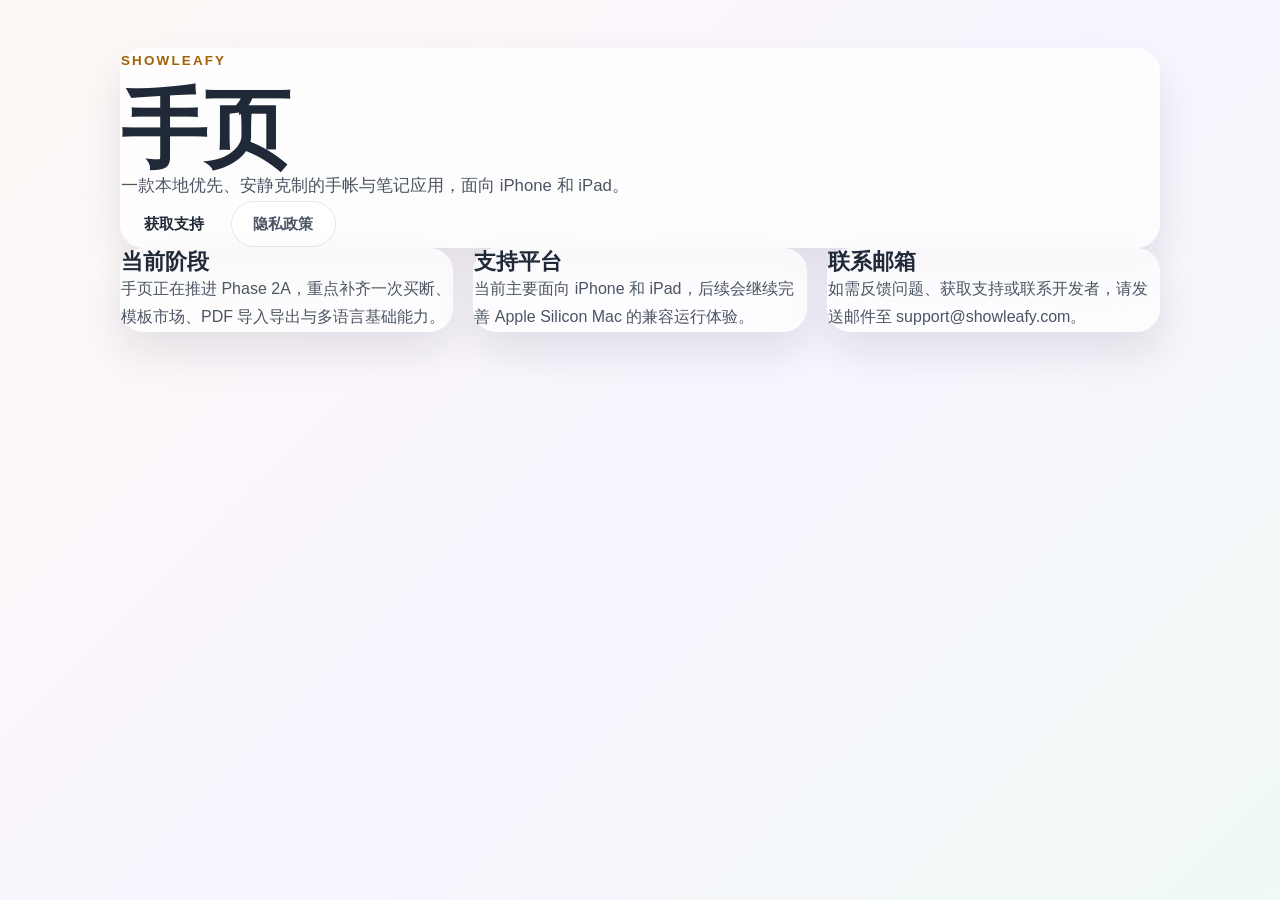
<file: index.html>
<!DOCTYPE html>
<html lang="zh-CN">
<head>
  <meta charset="UTF-8">
  <meta name="viewport" content="width=device-width, initial-scale=1.0">
  <title>手页 | Showleafy</title>
  <meta name="description" content="手页 Showleafy 是一款本地优先的手帐与笔记应用，支持 iPhone 和 iPad。">
  <link rel="icon" href="data:,">
  <link rel="stylesheet" href="styles.css">
</head>
<body>
  <main class="shell">
    <section class="hero card">
      <p class="eyebrow">Showleafy</p>
      <h1>手页</h1>
      <p class="lead">
        一款本地优先、安静克制的手帐与笔记应用，面向 iPhone 和 iPad。
      </p>
      <div class="actions">
        <a class="button" href="support/">获取支持</a>
        <a class="button secondary" href="privacy/">隐私政策</a>
      </div>
    </section>

    <section class="grid">
      <article class="card">
        <h2>当前阶段</h2>
        <p>
          手页正在推进 Phase 2A，重点补齐一次买断、模板市场、PDF 导入导出与多语言基础能力。
        </p>
      </article>
      <article class="card">
        <h2>支持平台</h2>
        <p>
          当前主要面向 iPhone 和 iPad，后续会继续完善 Apple Silicon Mac 的兼容运行体验。
        </p>
      </article>
      <article class="card">
        <h2>联系邮箱</h2>
        <p>
          如需反馈问题、获取支持或联系开发者，请发送邮件至
          <a href="mailto:support@showleafy.com">support@showleafy.com</a>。
        </p>
      </article>
    </section>
  </main>
</body>
</html>
</file>
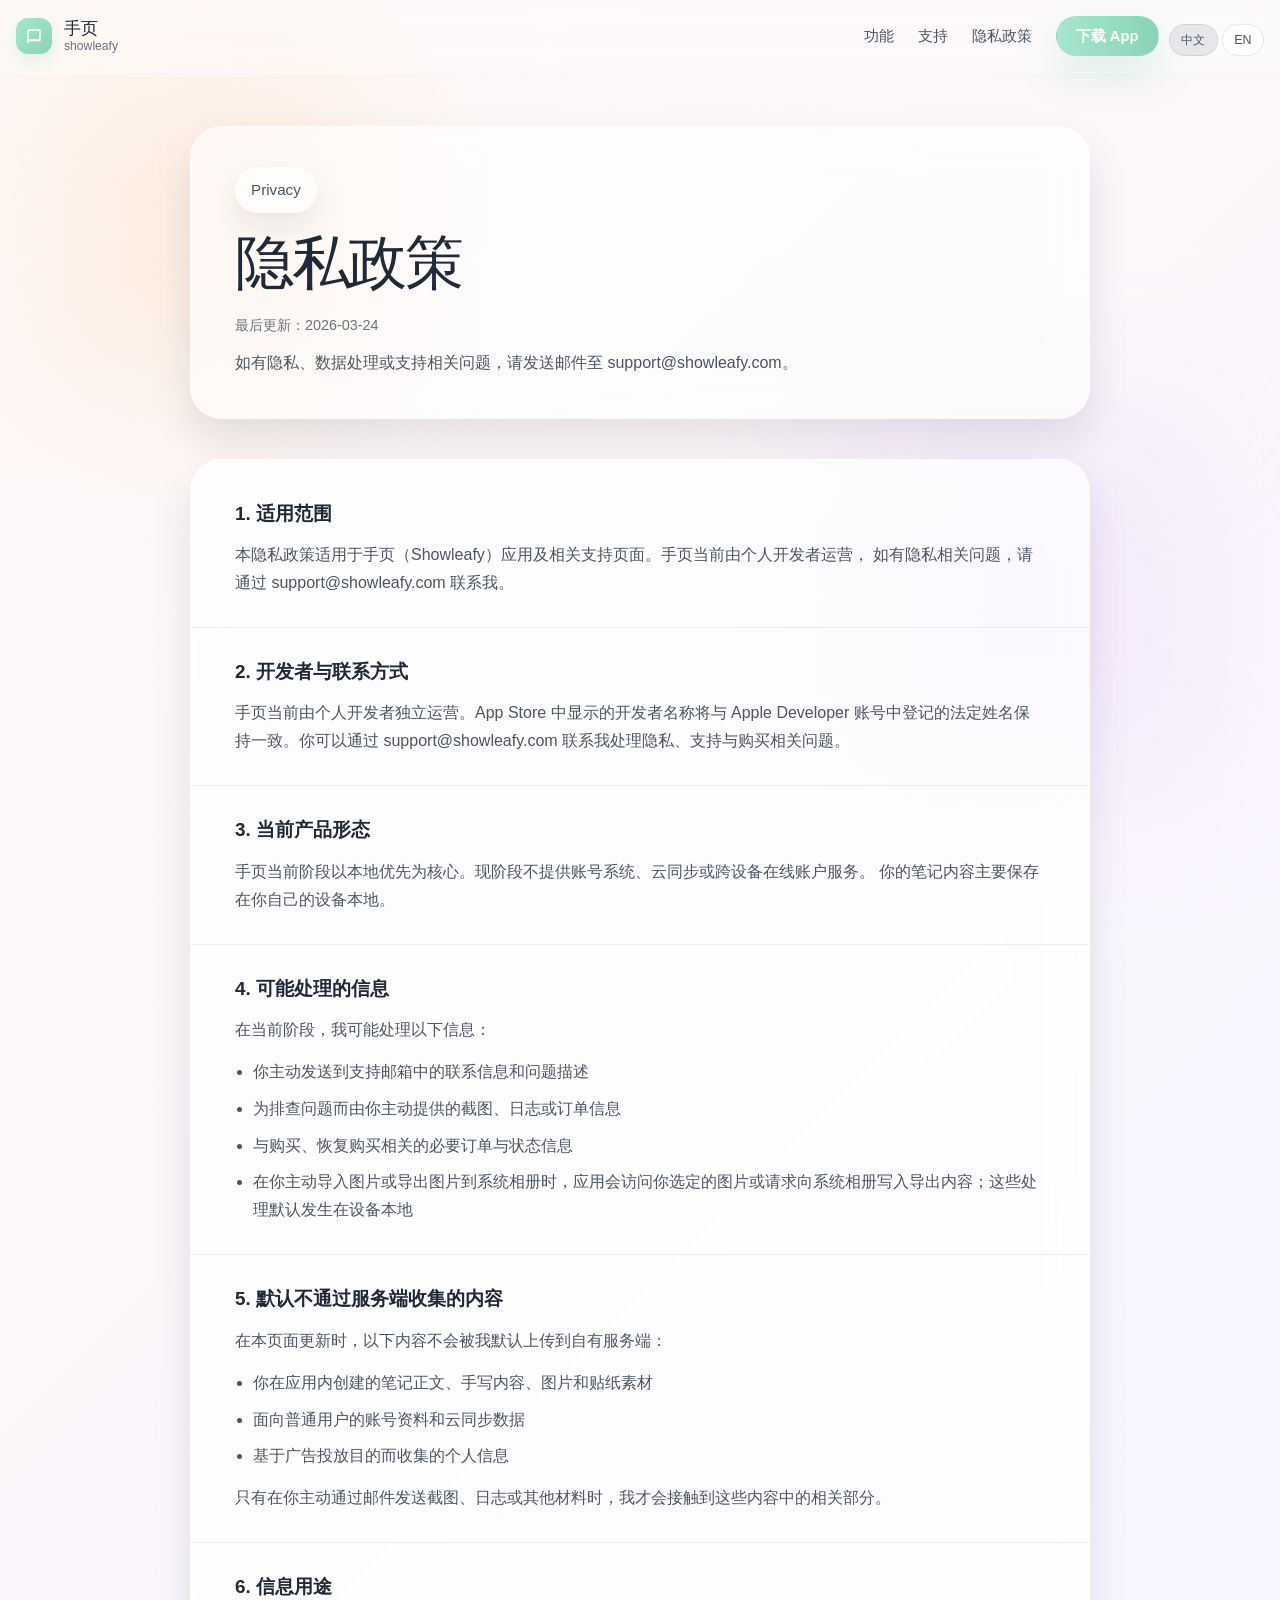
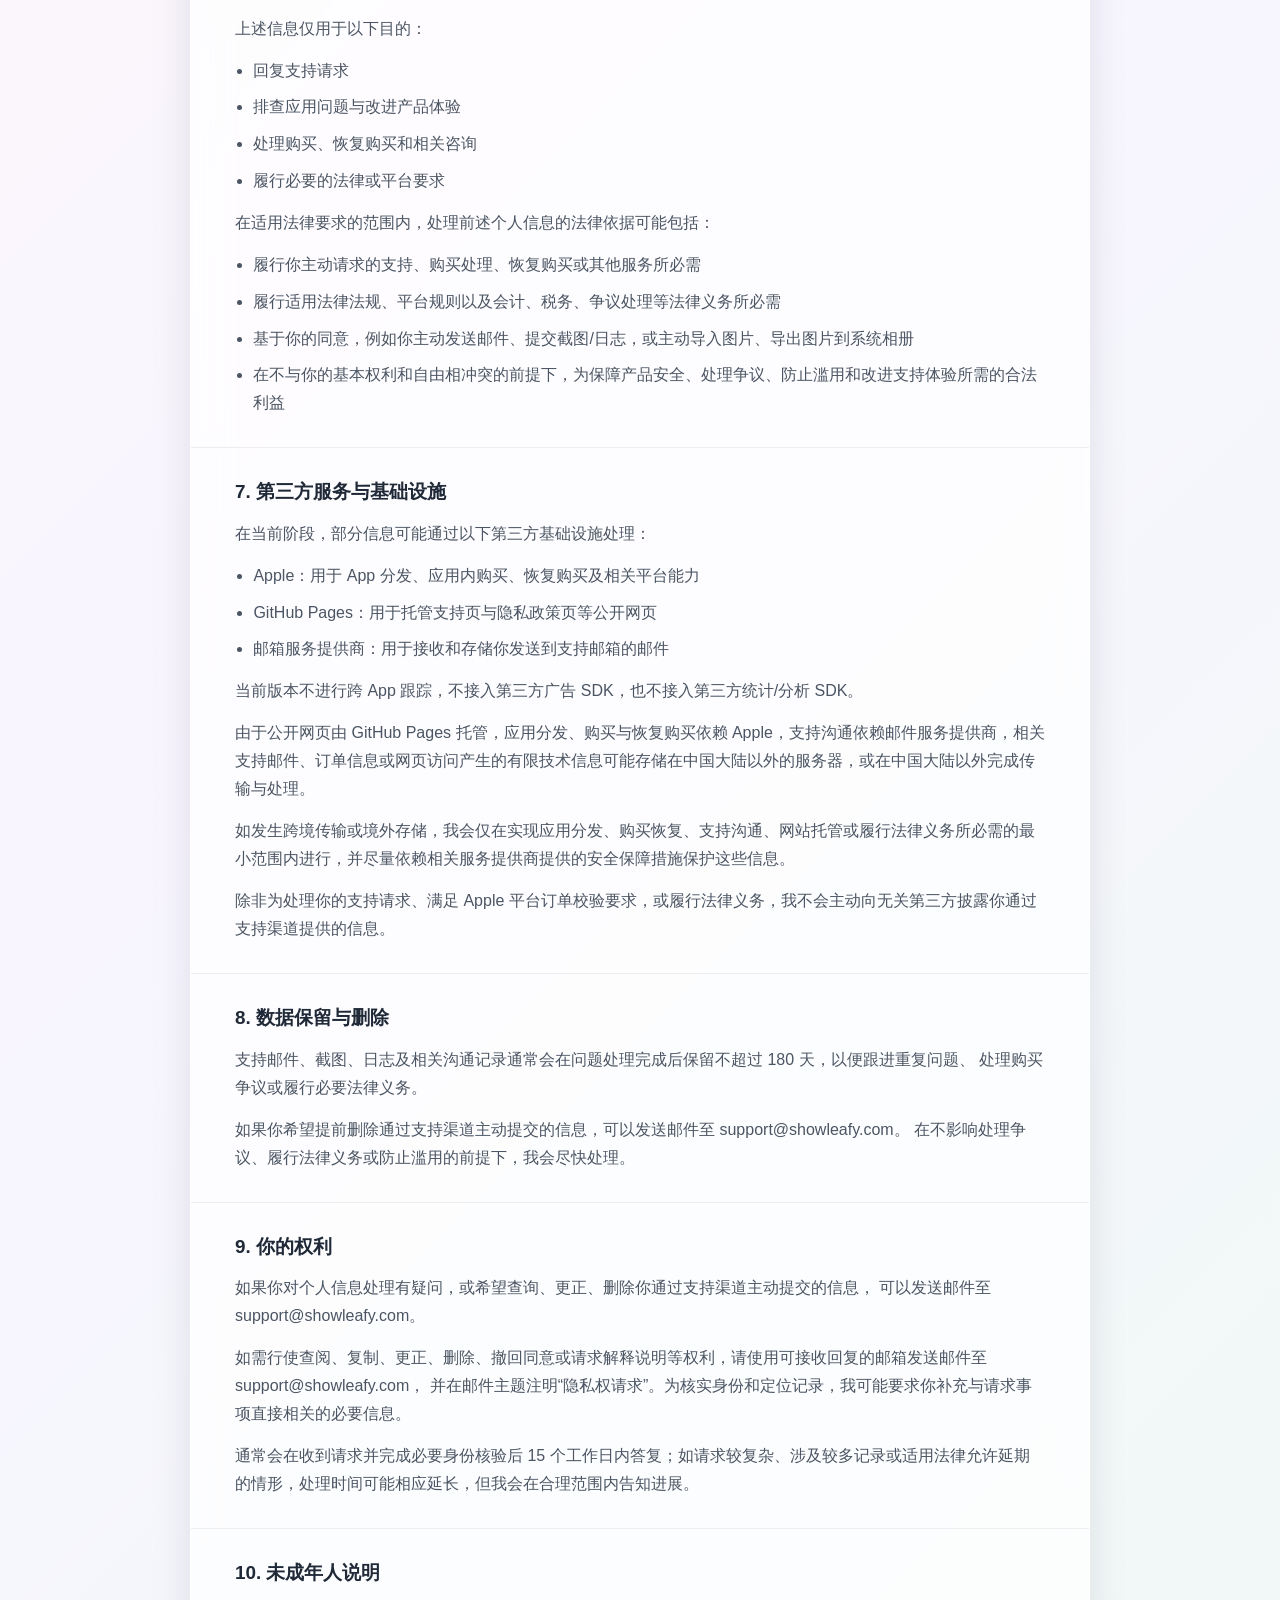
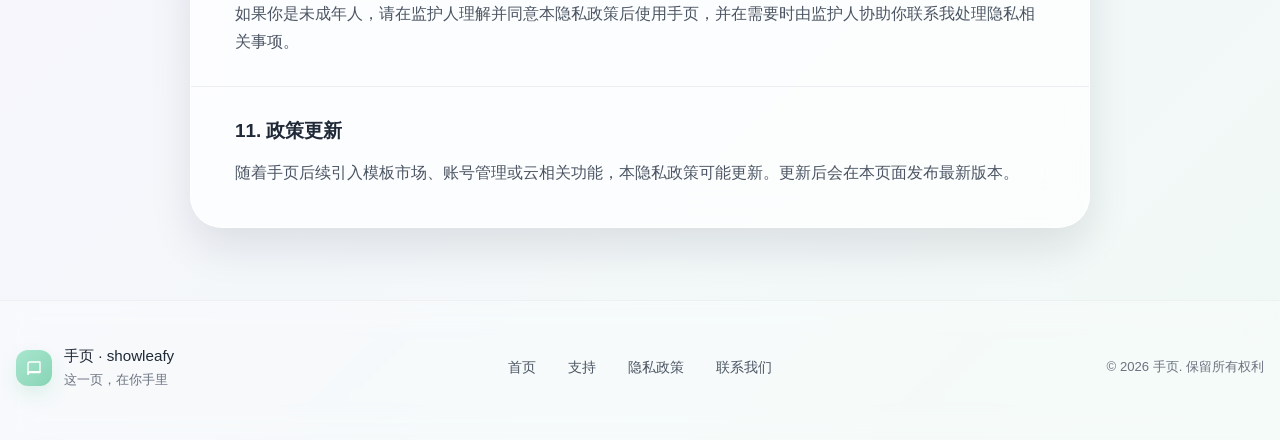
<file: privacy/index.html>
<!DOCTYPE html>
<html lang="zh-CN">
<head>
  <meta charset="UTF-8">
  <meta name="viewport" content="width=device-width, initial-scale=1.0">
  <title>隐私政策 | 手页 Showleafy</title>
  <meta
    name="description"
    content="手页 Showleafy 隐私政策页面，说明当前阶段的信息处理方式、本地优先原则和联系入口。"
  >
  <link rel="canonical" href="https://www.showleafy.com/privacy/">
  <link rel="alternate" hreflang="zh-CN" href="https://www.showleafy.com/privacy/">
  <link rel="alternate" hreflang="en" href="https://www.showleafy.com/en/privacy/">
  <link rel="alternate" hreflang="x-default" href="https://www.showleafy.com/privacy/">
  <link rel="icon" href="data:,">
  <link rel="stylesheet" href="../styles.css">
</head>
<body class="landing subpage">
  <svg class="icon-defs" aria-hidden="true" focusable="false">
    <symbol id="icon-book" viewBox="0 0 24 24">
      <path fill="none" stroke="currentColor" stroke-linecap="round" stroke-linejoin="round" stroke-width="1.8" d="M4 6.5C4 5.12 5.12 4 6.5 4H20v14H6.5A2.5 2.5 0 0 0 4 20.5z"/>
      <path fill="none" stroke="currentColor" stroke-linecap="round" stroke-linejoin="round" stroke-width="1.8" d="M4 19.5C4 18.12 5.12 17 6.5 17H20"/>
    </symbol>
  </svg>

  <header class="site-header">
    <div class="nav-shell">
      <a class="brand" href="../" aria-label="手页首页">
        <span class="brand-mark">
          <svg class="icon" viewBox="0 0 24 24" aria-hidden="true">
            <use href="#icon-book"></use>
          </svg>
        </span>
        <span class="brand-copy">
          <strong>手页</strong>
          <span>showleafy</span>
        </span>
      </a>

      <nav class="nav-links" aria-label="页面导航">
        <a href="../#features">功能</a>
        <a href="../support/">支持</a>
        <a href="./" aria-current="page">隐私政策</a>
      </nav>

      <div class="nav-actions">
        <a class="button button-primary nav-button" href="../#download">下载 App</a>
        <div class="terms-language-switch nav-language-switch" aria-label="语言切换">
          <span class="terms-language-link is-active" aria-current="page">中文</span>
          <a class="terms-language-link" href="../en/privacy/" lang="en">EN</a>
        </div>
      </div>
    </div>
  </header>

  <main class="landing-shell subpage-main">
    <section class="terms-hero">
      <div class="terms-hero-shell">
        <p class="hero-badge">Privacy</p>
        <h1>隐私政策</h1>
        <p class="terms-meta">最后更新：2026-03-24</p>
        <p class="terms-note">
          如有隐私、数据处理或支持相关问题，请发送邮件至
          <a href="mailto:support@showleafy.com">support@showleafy.com</a>。
        </p>
      </div>
    </section>

    <section class="terms-wrapper">
      <article class="terms-document">
        <section class="terms-section">
          <h2>1. 适用范围</h2>
          <p>
            本隐私政策适用于手页（Showleafy）应用及相关支持页面。手页当前由个人开发者运营，
            如有隐私相关问题，请通过
            <a href="mailto:support@showleafy.com">support@showleafy.com</a>
            联系我。
          </p>
        </section>

        <section class="terms-section">
          <h2>2. 开发者与联系方式</h2>
          <p>
            手页当前由个人开发者独立运营。App Store 中显示的开发者名称将与 Apple Developer
            账号中登记的法定姓名保持一致。你可以通过
            <a href="mailto:support@showleafy.com">support@showleafy.com</a>
            联系我处理隐私、支持与购买相关问题。
          </p>
        </section>

        <section class="terms-section">
          <h2>3. 当前产品形态</h2>
          <p>
            手页当前阶段以本地优先为核心。现阶段不提供账号系统、云同步或跨设备在线账户服务。
            你的笔记内容主要保存在你自己的设备本地。
          </p>
        </section>

        <section class="terms-section">
          <h2>4. 可能处理的信息</h2>
          <p>在当前阶段，我可能处理以下信息：</p>
          <ul class="content-list">
            <li>你主动发送到支持邮箱中的联系信息和问题描述</li>
            <li>为排查问题而由你主动提供的截图、日志或订单信息</li>
            <li>与购买、恢复购买相关的必要订单与状态信息</li>
            <li>在你主动导入图片或导出图片到系统相册时，应用会访问你选定的图片或请求向系统相册写入导出内容；这些处理默认发生在设备本地</li>
          </ul>
        </section>

        <section class="terms-section">
          <h2>5. 默认不通过服务端收集的内容</h2>
          <p>在本页面更新时，以下内容不会被我默认上传到自有服务端：</p>
          <ul class="content-list">
            <li>你在应用内创建的笔记正文、手写内容、图片和贴纸素材</li>
            <li>面向普通用户的账号资料和云同步数据</li>
            <li>基于广告投放目的而收集的个人信息</li>
          </ul>
          <p>
            只有在你主动通过邮件发送截图、日志或其他材料时，我才会接触到这些内容中的相关部分。
          </p>
        </section>

        <section class="terms-section">
          <h2>6. 信息用途</h2>
          <p>上述信息仅用于以下目的：</p>
          <ul class="content-list">
            <li>回复支持请求</li>
            <li>排查应用问题与改进产品体验</li>
            <li>处理购买、恢复购买和相关咨询</li>
            <li>履行必要的法律或平台要求</li>
          </ul>
          <p>在适用法律要求的范围内，处理前述个人信息的法律依据可能包括：</p>
          <ul class="content-list">
            <li>履行你主动请求的支持、购买处理、恢复购买或其他服务所必需</li>
            <li>履行适用法律法规、平台规则以及会计、税务、争议处理等法律义务所必需</li>
            <li>基于你的同意，例如你主动发送邮件、提交截图/日志，或主动导入图片、导出图片到系统相册</li>
            <li>在不与你的基本权利和自由相冲突的前提下，为保障产品安全、处理争议、防止滥用和改进支持体验所需的合法利益</li>
          </ul>
        </section>

        <section class="terms-section">
          <h2>7. 第三方服务与基础设施</h2>
          <p>在当前阶段，部分信息可能通过以下第三方基础设施处理：</p>
          <ul class="content-list">
            <li>Apple：用于 App 分发、应用内购买、恢复购买及相关平台能力</li>
            <li>GitHub Pages：用于托管支持页与隐私政策页等公开网页</li>
            <li>邮箱服务提供商：用于接收和存储你发送到支持邮箱的邮件</li>
          </ul>
          <p>
            当前版本不进行跨 App 跟踪，不接入第三方广告 SDK，也不接入第三方统计/分析 SDK。
          </p>
          <p>
            由于公开网页由 GitHub Pages 托管，应用分发、购买与恢复购买依赖 Apple，支持沟通依赖邮件服务提供商，相关支持邮件、订单信息或网页访问产生的有限技术信息可能存储在中国大陆以外的服务器，或在中国大陆以外完成传输与处理。
          </p>
          <p>
            如发生跨境传输或境外存储，我会仅在实现应用分发、购买恢复、支持沟通、网站托管或履行法律义务所必需的最小范围内进行，并尽量依赖相关服务提供商提供的安全保障措施保护这些信息。
          </p>
          <p>
            除非为处理你的支持请求、满足 Apple 平台订单校验要求，或履行法律义务，我不会主动向无关第三方披露你通过支持渠道提供的信息。
          </p>
        </section>

        <section class="terms-section">
          <h2>8. 数据保留与删除</h2>
          <p>
            支持邮件、截图、日志及相关沟通记录通常会在问题处理完成后保留不超过 180 天，以便跟进重复问题、
            处理购买争议或履行必要法律义务。
          </p>
          <p>
            如果你希望提前删除通过支持渠道主动提交的信息，可以发送邮件至
            <a href="mailto:support@showleafy.com">support@showleafy.com</a>。
            在不影响处理争议、履行法律义务或防止滥用的前提下，我会尽快处理。
          </p>
        </section>

        <section class="terms-section">
          <h2>9. 你的权利</h2>
          <p>
            如果你对个人信息处理有疑问，或希望查询、更正、删除你通过支持渠道主动提交的信息，
            可以发送邮件至
            <a href="mailto:support@showleafy.com">support@showleafy.com</a>。
          </p>
          <p>
            如需行使查阅、复制、更正、删除、撤回同意或请求解释说明等权利，请使用可接收回复的邮箱发送邮件至
            <a href="mailto:support@showleafy.com">support@showleafy.com</a>，
            并在邮件主题注明“隐私权请求”。为核实身份和定位记录，我可能要求你补充与请求事项直接相关的必要信息。
          </p>
          <p>
            通常会在收到请求并完成必要身份核验后 15 个工作日内答复；如请求较复杂、涉及较多记录或适用法律允许延期的情形，处理时间可能相应延长，但我会在合理范围内告知进展。
          </p>
        </section>

        <section class="terms-section">
          <h2>10. 未成年人说明</h2>
          <p>
            如果你是未成年人，请在监护人理解并同意本隐私政策后使用手页，并在需要时由监护人协助你联系我处理隐私相关事项。
          </p>
        </section>

        <section class="terms-section">
          <h2>11. 政策更新</h2>
          <p>
            随着手页后续引入模板市场、账号管理或云相关功能，本隐私政策可能更新。更新后会在本页面发布最新版本。
          </p>
        </section>
      </article>
    </section>
  </main>

  <footer class="site-footer">
    <div class="footer-shell">
      <div class="footer-main">
        <div class="footer-brand">
          <span class="footer-brand-mark">
            <svg class="icon" viewBox="0 0 24 24" aria-hidden="true">
              <use href="#icon-book"></use>
            </svg>
          </span>
          <div>
            <p class="footer-title">手页 · showleafy</p>
            <p class="footer-subtitle">这一页，在你手里</p>
          </div>
        </div>

        <div class="footer-links">
          <a href="../">首页</a>
          <a href="../support/">支持</a>
          <a href="./">隐私政策</a>
          <a href="mailto:support@showleafy.com">联系我们</a>
        </div>

        <p class="footer-copy">© 2026 手页. 保留所有权利</p>
      </div>
    </div>
  </footer>
</body>
</html>
</file>
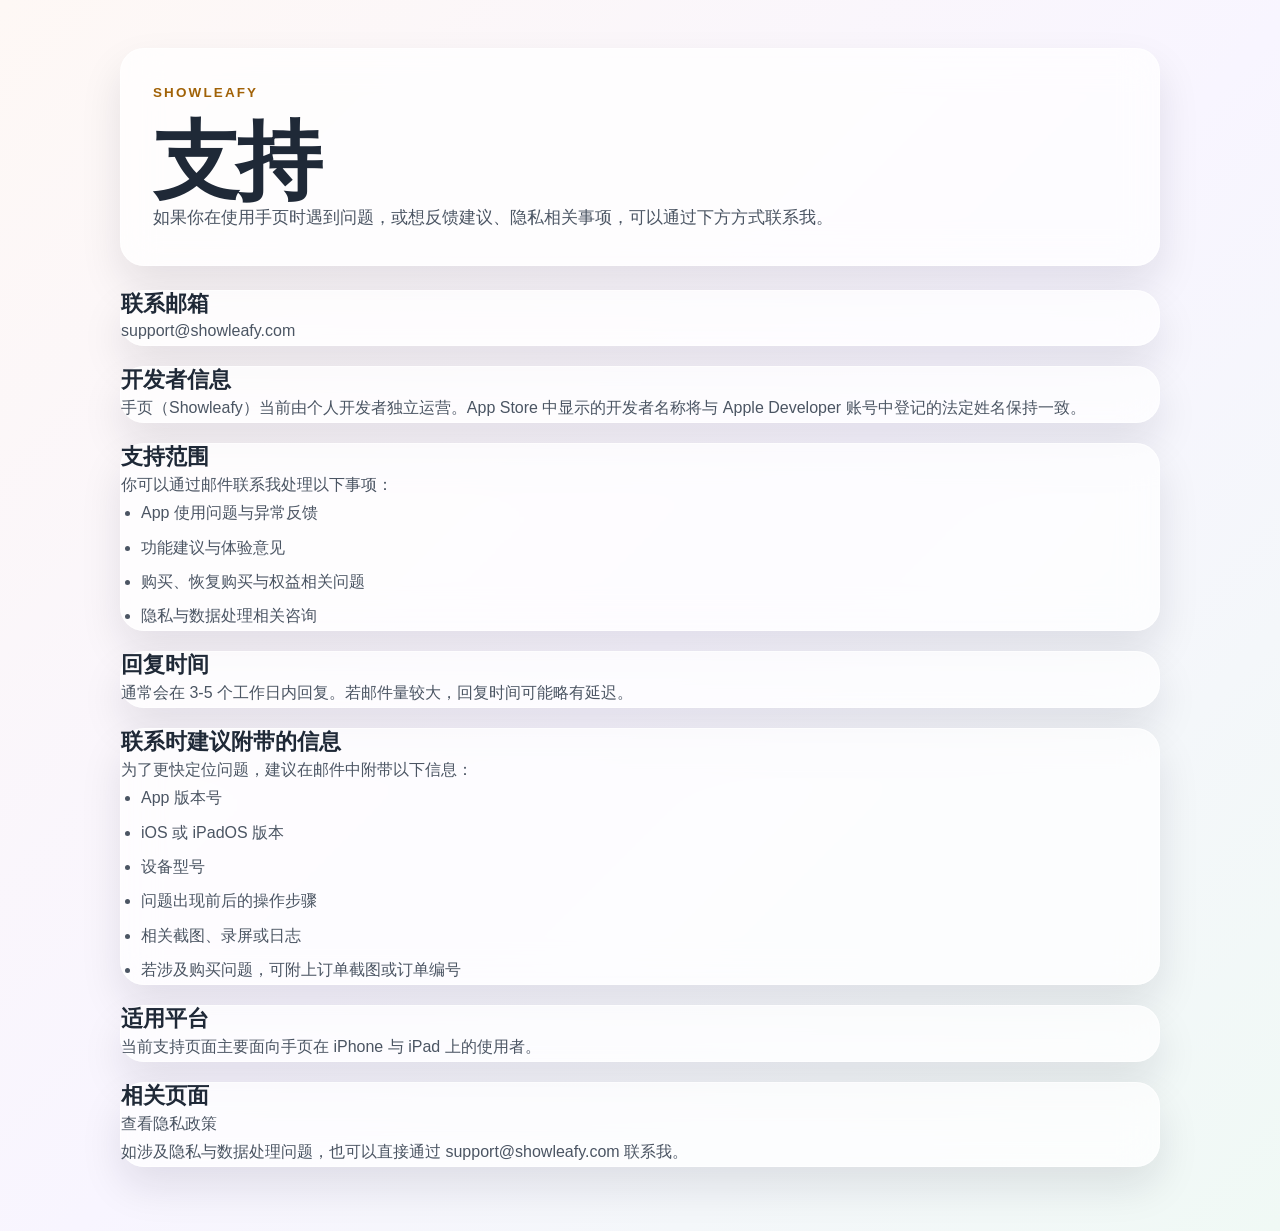
<file: support/index.html>
<!DOCTYPE html>
<html lang="zh-CN">
<head>
  <meta charset="UTF-8">
  <meta name="viewport" content="width=device-width, initial-scale=1.0">
  <title>支持 | 手页 Showleafy</title>
  <meta name="description" content="手页 Showleafy 的支持页面，包含联系邮箱、支持范围与常用链接。">
  <link rel="icon" href="data:,">
  <link rel="stylesheet" href="../styles.css">
</head>
<body>
  <main class="shell">
    <section class="card page-head">
      <p class="eyebrow"><a class="back-link" href="../">Showleafy</a></p>
      <h1>支持</h1>
      <p class="lead">
        如果你在使用手页时遇到问题，或想反馈建议、隐私相关事项，可以通过下方方式联系我。
      </p>
    </section>

    <section class="grid single">
      <article class="card">
        <h2>联系邮箱</h2>
        <p>
          <a href="mailto:support@showleafy.com">support@showleafy.com</a>
        </p>
      </article>

      <article class="card">
        <h2>开发者信息</h2>
        <p>
          手页（Showleafy）当前由个人开发者独立运营。App Store 中显示的开发者名称将与 Apple Developer
          账号中登记的法定姓名保持一致。
        </p>
      </article>

      <article class="card">
        <h2>支持范围</h2>
        <p>你可以通过邮件联系我处理以下事项：</p>
        <ul>
          <li>App 使用问题与异常反馈</li>
          <li>功能建议与体验意见</li>
          <li>购买、恢复购买与权益相关问题</li>
          <li>隐私与数据处理相关咨询</li>
        </ul>
      </article>

      <article class="card">
        <h2>回复时间</h2>
        <p>
          通常会在 3-5 个工作日内回复。若邮件量较大，回复时间可能略有延迟。
        </p>
      </article>

      <article class="card">
        <h2>联系时建议附带的信息</h2>
        <p>为了更快定位问题，建议在邮件中附带以下信息：</p>
        <ul>
          <li>App 版本号</li>
          <li>iOS 或 iPadOS 版本</li>
          <li>设备型号</li>
          <li>问题出现前后的操作步骤</li>
          <li>相关截图、录屏或日志</li>
          <li>若涉及购买问题，可附上订单截图或订单编号</li>
        </ul>
      </article>

      <article class="card">
        <h2>适用平台</h2>
        <p>
          当前支持页面主要面向手页在 iPhone 与 iPad 上的使用者。
        </p>
      </article>

      <article class="card">
        <h2>相关页面</h2>
        <p>
          <a href="../privacy/">查看隐私政策</a>
        </p>
        <p>
          如涉及隐私与数据处理问题，也可以直接通过
          <a href="mailto:support@showleafy.com">support@showleafy.com</a>
          联系我。
        </p>
      </article>
    </section>
  </main>
</body>
</html>
</file>
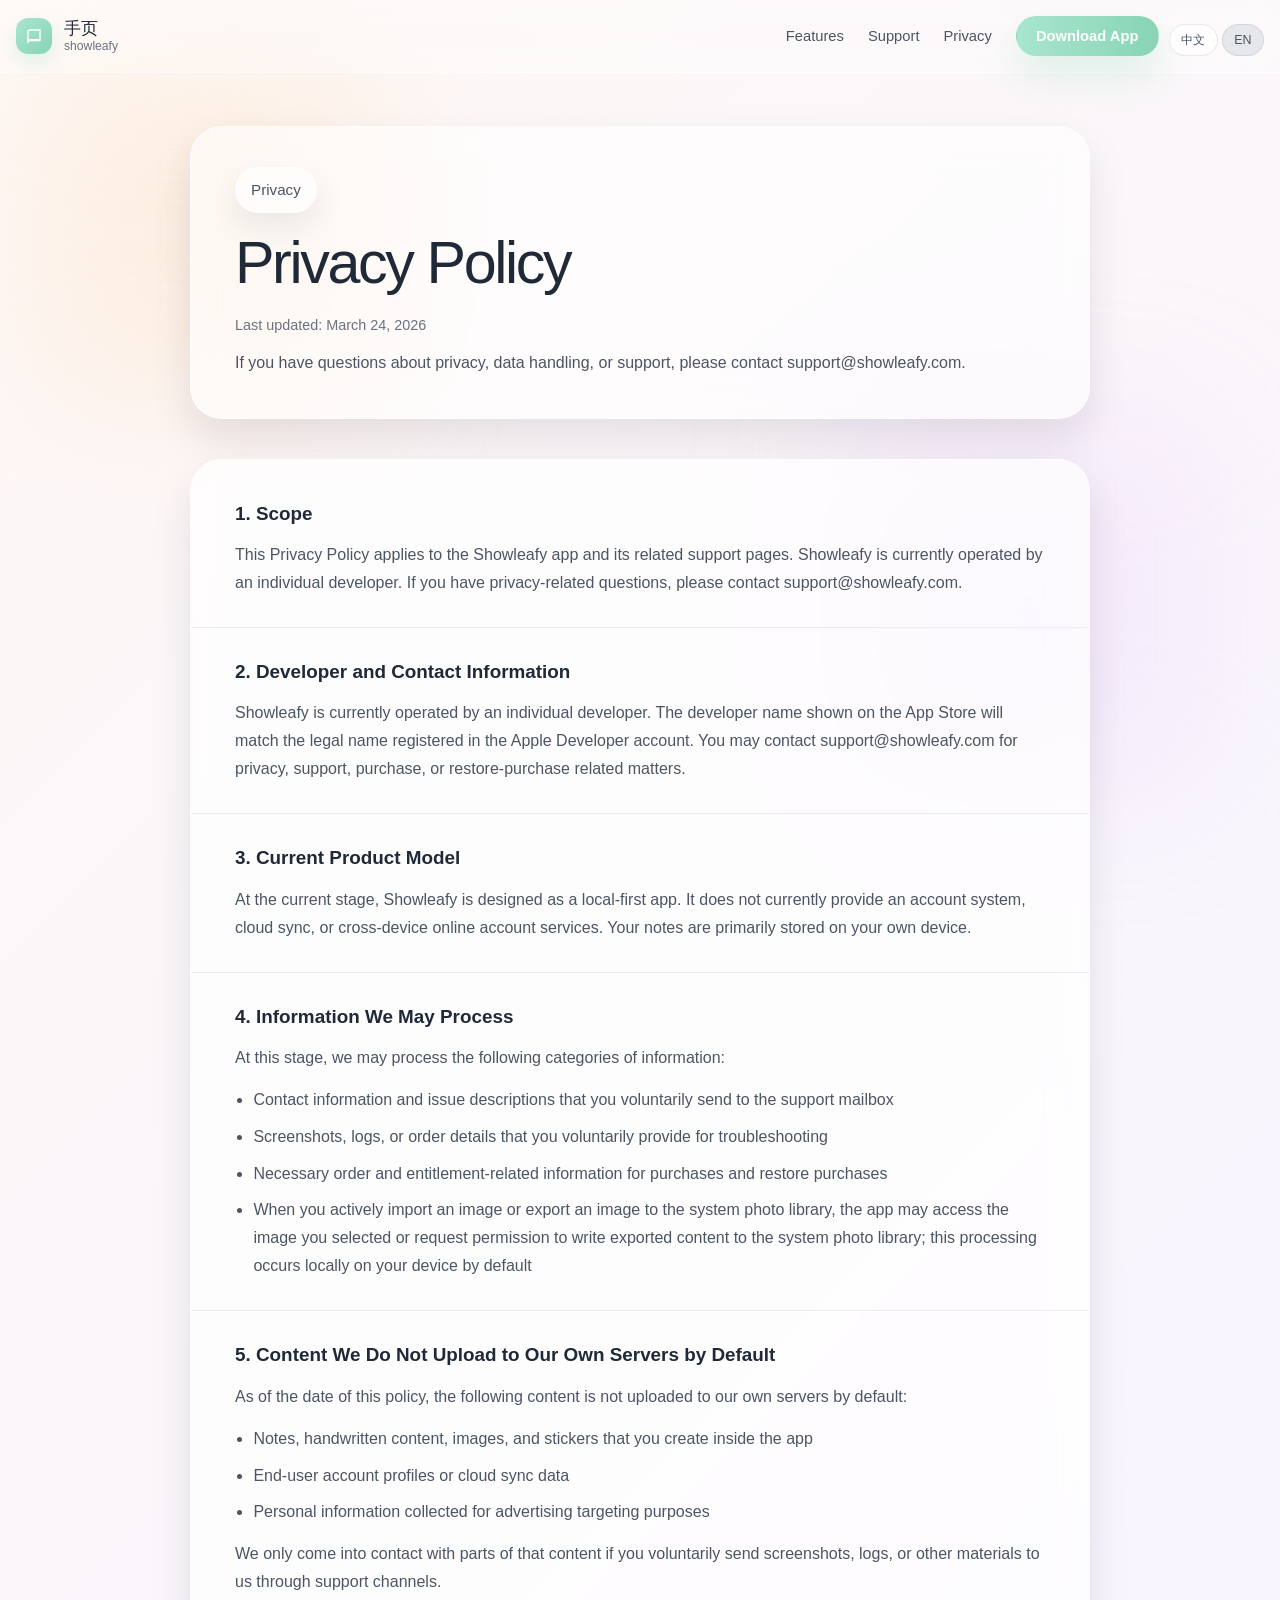
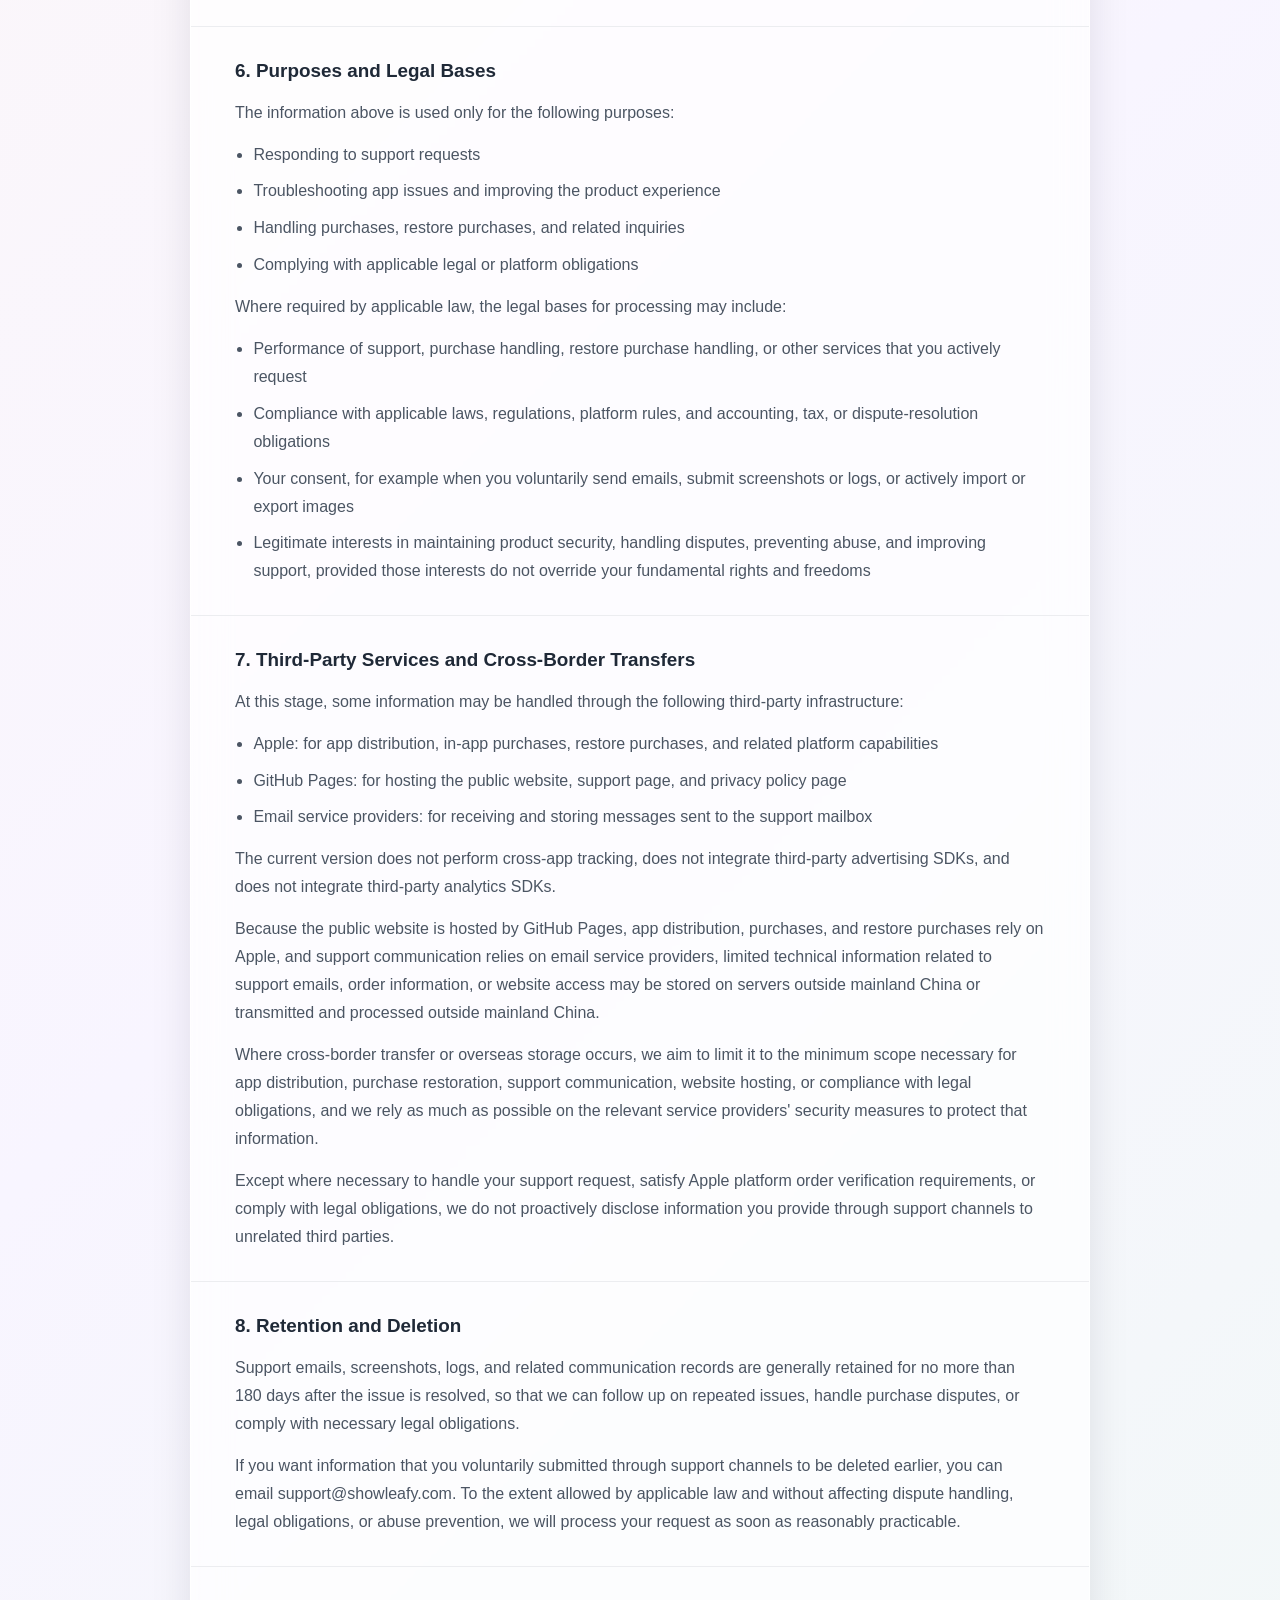
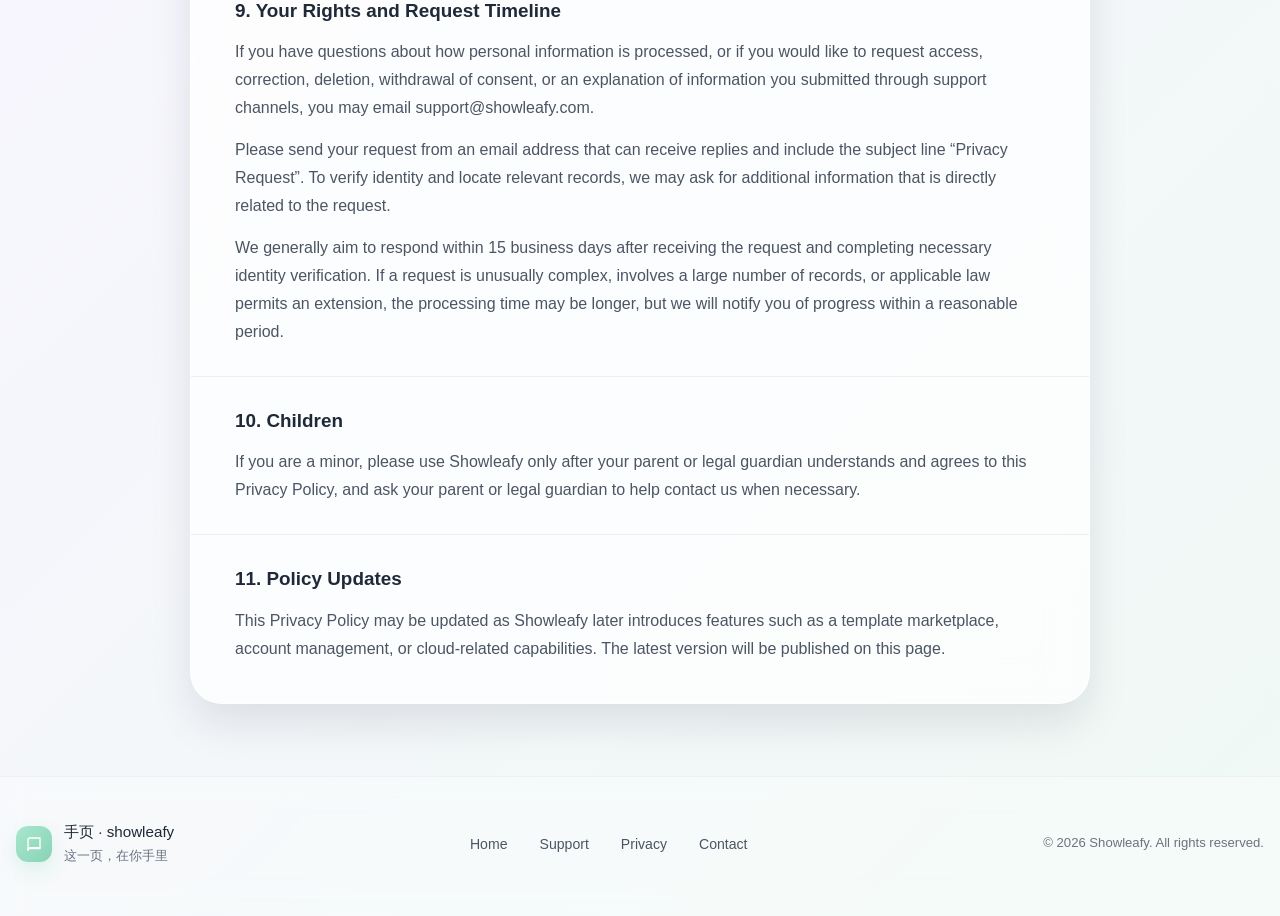
<file: en/privacy/index.html>
<!DOCTYPE html>
<html lang="en">
<head>
  <meta charset="UTF-8">
  <meta name="viewport" content="width=device-width, initial-scale=1.0">
  <title>Privacy Policy | Showleafy</title>
  <meta
    name="description"
    content="Showleafy privacy policy describing the current data handling approach, local-first product model, and support contact information."
  >
  <link rel="canonical" href="https://www.showleafy.com/en/privacy/">
  <link rel="alternate" hreflang="zh-CN" href="https://www.showleafy.com/privacy/">
  <link rel="alternate" hreflang="en" href="https://www.showleafy.com/en/privacy/">
  <link rel="alternate" hreflang="x-default" href="https://www.showleafy.com/privacy/">
  <link rel="icon" href="data:,">
  <link rel="stylesheet" href="../../styles.css">
</head>
<body class="landing subpage">
  <svg class="icon-defs" aria-hidden="true" focusable="false">
    <symbol id="icon-book" viewBox="0 0 24 24">
      <path fill="none" stroke="currentColor" stroke-linecap="round" stroke-linejoin="round" stroke-width="1.8" d="M4 6.5C4 5.12 5.12 4 6.5 4H20v14H6.5A2.5 2.5 0 0 0 4 20.5z"/>
      <path fill="none" stroke="currentColor" stroke-linecap="round" stroke-linejoin="round" stroke-width="1.8" d="M4 19.5C4 18.12 5.12 17 6.5 17H20"/>
    </symbol>
  </svg>

  <header class="site-header">
    <div class="nav-shell">
      <a class="brand" href="../" aria-label="Showleafy home">
        <span class="brand-mark">
          <svg class="icon" viewBox="0 0 24 24" aria-hidden="true">
            <use href="#icon-book"></use>
          </svg>
        </span>
        <span class="brand-copy">
          <strong>手页</strong>
          <span>showleafy</span>
        </span>
      </a>

      <nav class="nav-links" aria-label="Page navigation">
        <a href="../#features">Features</a>
        <a href="../support/">Support</a>
        <a href="./" aria-current="page">Privacy</a>
      </nav>

      <div class="nav-actions">
        <a class="button button-primary nav-button" href="../#download">Download App</a>
        <div class="terms-language-switch nav-language-switch" aria-label="Language switch">
          <a class="terms-language-link" href="../../privacy/" lang="zh-CN">中文</a>
          <span class="terms-language-link is-active" aria-current="page">EN</span>
        </div>
      </div>
    </div>
  </header>

  <main class="landing-shell subpage-main">
    <section class="terms-hero">
      <div class="terms-hero-shell">
        <p class="hero-badge">Privacy</p>
        <h1>Privacy Policy</h1>
        <p class="terms-meta">Last updated: March 24, 2026</p>
        <p class="terms-note">
          If you have questions about privacy, data handling, or support, please contact
          <a href="mailto:support@showleafy.com">support@showleafy.com</a>.
        </p>
      </div>
    </section>

    <section class="terms-wrapper">
      <article class="terms-document">
        <section class="terms-section">
          <h2>1. Scope</h2>
          <p>
            This Privacy Policy applies to the Showleafy app and its related support pages. Showleafy is currently operated by an individual developer. If you have privacy-related questions, please contact
            <a href="mailto:support@showleafy.com">support@showleafy.com</a>.
          </p>
        </section>

        <section class="terms-section">
          <h2>2. Developer and Contact Information</h2>
          <p>
            Showleafy is currently operated by an individual developer. The developer name shown on the App Store will match the legal name registered in the Apple Developer account. You may contact
            <a href="mailto:support@showleafy.com">support@showleafy.com</a>
            for privacy, support, purchase, or restore-purchase related matters.
          </p>
        </section>

        <section class="terms-section">
          <h2>3. Current Product Model</h2>
          <p>
            At the current stage, Showleafy is designed as a local-first app. It does not currently provide an account system, cloud sync, or cross-device online account services. Your notes are primarily stored on your own device.
          </p>
        </section>

        <section class="terms-section">
          <h2>4. Information We May Process</h2>
          <p>At this stage, we may process the following categories of information:</p>
          <ul class="content-list">
            <li>Contact information and issue descriptions that you voluntarily send to the support mailbox</li>
            <li>Screenshots, logs, or order details that you voluntarily provide for troubleshooting</li>
            <li>Necessary order and entitlement-related information for purchases and restore purchases</li>
            <li>When you actively import an image or export an image to the system photo library, the app may access the image you selected or request permission to write exported content to the system photo library; this processing occurs locally on your device by default</li>
          </ul>
        </section>

        <section class="terms-section">
          <h2>5. Content We Do Not Upload to Our Own Servers by Default</h2>
          <p>As of the date of this policy, the following content is not uploaded to our own servers by default:</p>
          <ul class="content-list">
            <li>Notes, handwritten content, images, and stickers that you create inside the app</li>
            <li>End-user account profiles or cloud sync data</li>
            <li>Personal information collected for advertising targeting purposes</li>
          </ul>
          <p>
            We only come into contact with parts of that content if you voluntarily send screenshots, logs, or other materials to us through support channels.
          </p>
        </section>

        <section class="terms-section">
          <h2>6. Purposes and Legal Bases</h2>
          <p>The information above is used only for the following purposes:</p>
          <ul class="content-list">
            <li>Responding to support requests</li>
            <li>Troubleshooting app issues and improving the product experience</li>
            <li>Handling purchases, restore purchases, and related inquiries</li>
            <li>Complying with applicable legal or platform obligations</li>
          </ul>
          <p>Where required by applicable law, the legal bases for processing may include:</p>
          <ul class="content-list">
            <li>Performance of support, purchase handling, restore purchase handling, or other services that you actively request</li>
            <li>Compliance with applicable laws, regulations, platform rules, and accounting, tax, or dispute-resolution obligations</li>
            <li>Your consent, for example when you voluntarily send emails, submit screenshots or logs, or actively import or export images</li>
            <li>Legitimate interests in maintaining product security, handling disputes, preventing abuse, and improving support, provided those interests do not override your fundamental rights and freedoms</li>
          </ul>
        </section>

        <section class="terms-section">
          <h2>7. Third-Party Services and Cross-Border Transfers</h2>
          <p>At this stage, some information may be handled through the following third-party infrastructure:</p>
          <ul class="content-list">
            <li>Apple: for app distribution, in-app purchases, restore purchases, and related platform capabilities</li>
            <li>GitHub Pages: for hosting the public website, support page, and privacy policy page</li>
            <li>Email service providers: for receiving and storing messages sent to the support mailbox</li>
          </ul>
          <p>
            The current version does not perform cross-app tracking, does not integrate third-party advertising SDKs, and does not integrate third-party analytics SDKs.
          </p>
          <p>
            Because the public website is hosted by GitHub Pages, app distribution, purchases, and restore purchases rely on Apple, and support communication relies on email service providers, limited technical information related to support emails, order information, or website access may be stored on servers outside mainland China or transmitted and processed outside mainland China.
          </p>
          <p>
            Where cross-border transfer or overseas storage occurs, we aim to limit it to the minimum scope necessary for app distribution, purchase restoration, support communication, website hosting, or compliance with legal obligations, and we rely as much as possible on the relevant service providers' security measures to protect that information.
          </p>
          <p>
            Except where necessary to handle your support request, satisfy Apple platform order verification requirements, or comply with legal obligations, we do not proactively disclose information you provide through support channels to unrelated third parties.
          </p>
        </section>

        <section class="terms-section">
          <h2>8. Retention and Deletion</h2>
          <p>
            Support emails, screenshots, logs, and related communication records are generally retained for no more than 180 days after the issue is resolved, so that we can follow up on repeated issues, handle purchase disputes, or comply with necessary legal obligations.
          </p>
          <p>
            If you want information that you voluntarily submitted through support channels to be deleted earlier, you can email
            <a href="mailto:support@showleafy.com">support@showleafy.com</a>.
            To the extent allowed by applicable law and without affecting dispute handling, legal obligations, or abuse prevention, we will process your request as soon as reasonably practicable.
          </p>
        </section>

        <section class="terms-section">
          <h2>9. Your Rights and Request Timeline</h2>
          <p>
            If you have questions about how personal information is processed, or if you would like to request access, correction, deletion, withdrawal of consent, or an explanation of information you submitted through support channels, you may email
            <a href="mailto:support@showleafy.com">support@showleafy.com</a>.
          </p>
          <p>
            Please send your request from an email address that can receive replies and include the subject line “Privacy Request”. To verify identity and locate relevant records, we may ask for additional information that is directly related to the request.
          </p>
          <p>
            We generally aim to respond within 15 business days after receiving the request and completing necessary identity verification. If a request is unusually complex, involves a large number of records, or applicable law permits an extension, the processing time may be longer, but we will notify you of progress within a reasonable period.
          </p>
        </section>

        <section class="terms-section">
          <h2>10. Children</h2>
          <p>
            If you are a minor, please use Showleafy only after your parent or legal guardian understands and agrees to this Privacy Policy, and ask your parent or legal guardian to help contact us when necessary.
          </p>
        </section>

        <section class="terms-section">
          <h2>11. Policy Updates</h2>
          <p>
            This Privacy Policy may be updated as Showleafy later introduces features such as a template marketplace, account management, or cloud-related capabilities. The latest version will be published on this page.
          </p>
        </section>
      </article>
    </section>
  </main>

  <footer class="site-footer">
    <div class="footer-shell">
      <div class="footer-main">
        <div class="footer-brand">
          <span class="footer-brand-mark">
            <svg class="icon" viewBox="0 0 24 24" aria-hidden="true">
              <use href="#icon-book"></use>
            </svg>
          </span>
          <div>
            <p class="footer-title">手页 · showleafy</p>
            <p class="footer-subtitle">这一页，在你手里</p>
          </div>
        </div>

        <div class="footer-links">
          <a href="../">Home</a>
          <a href="../support/">Support</a>
          <a href="./">Privacy</a>
          <a href="mailto:support@showleafy.com">Contact</a>
        </div>

        <p class="footer-copy">© 2026 Showleafy. All rights reserved.</p>
      </div>
    </div>
  </footer>
</body>
</html>
</file>
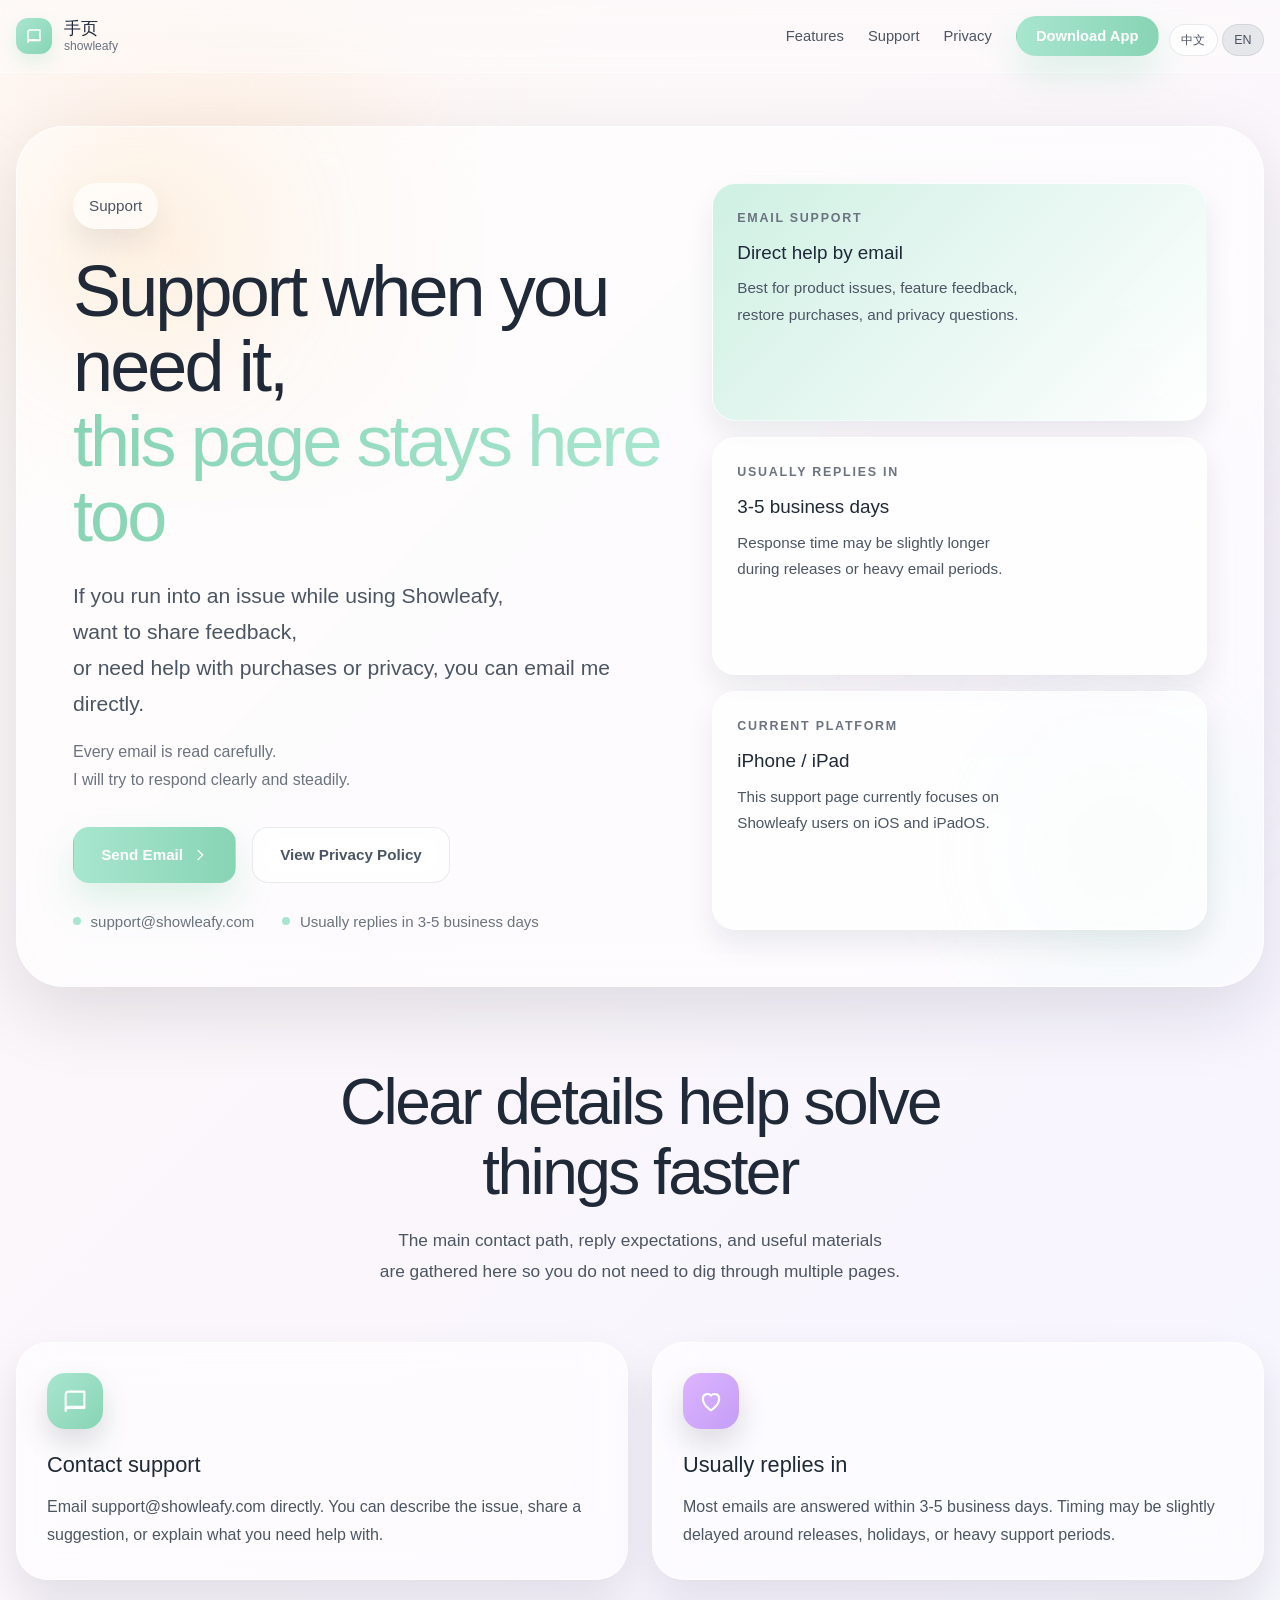
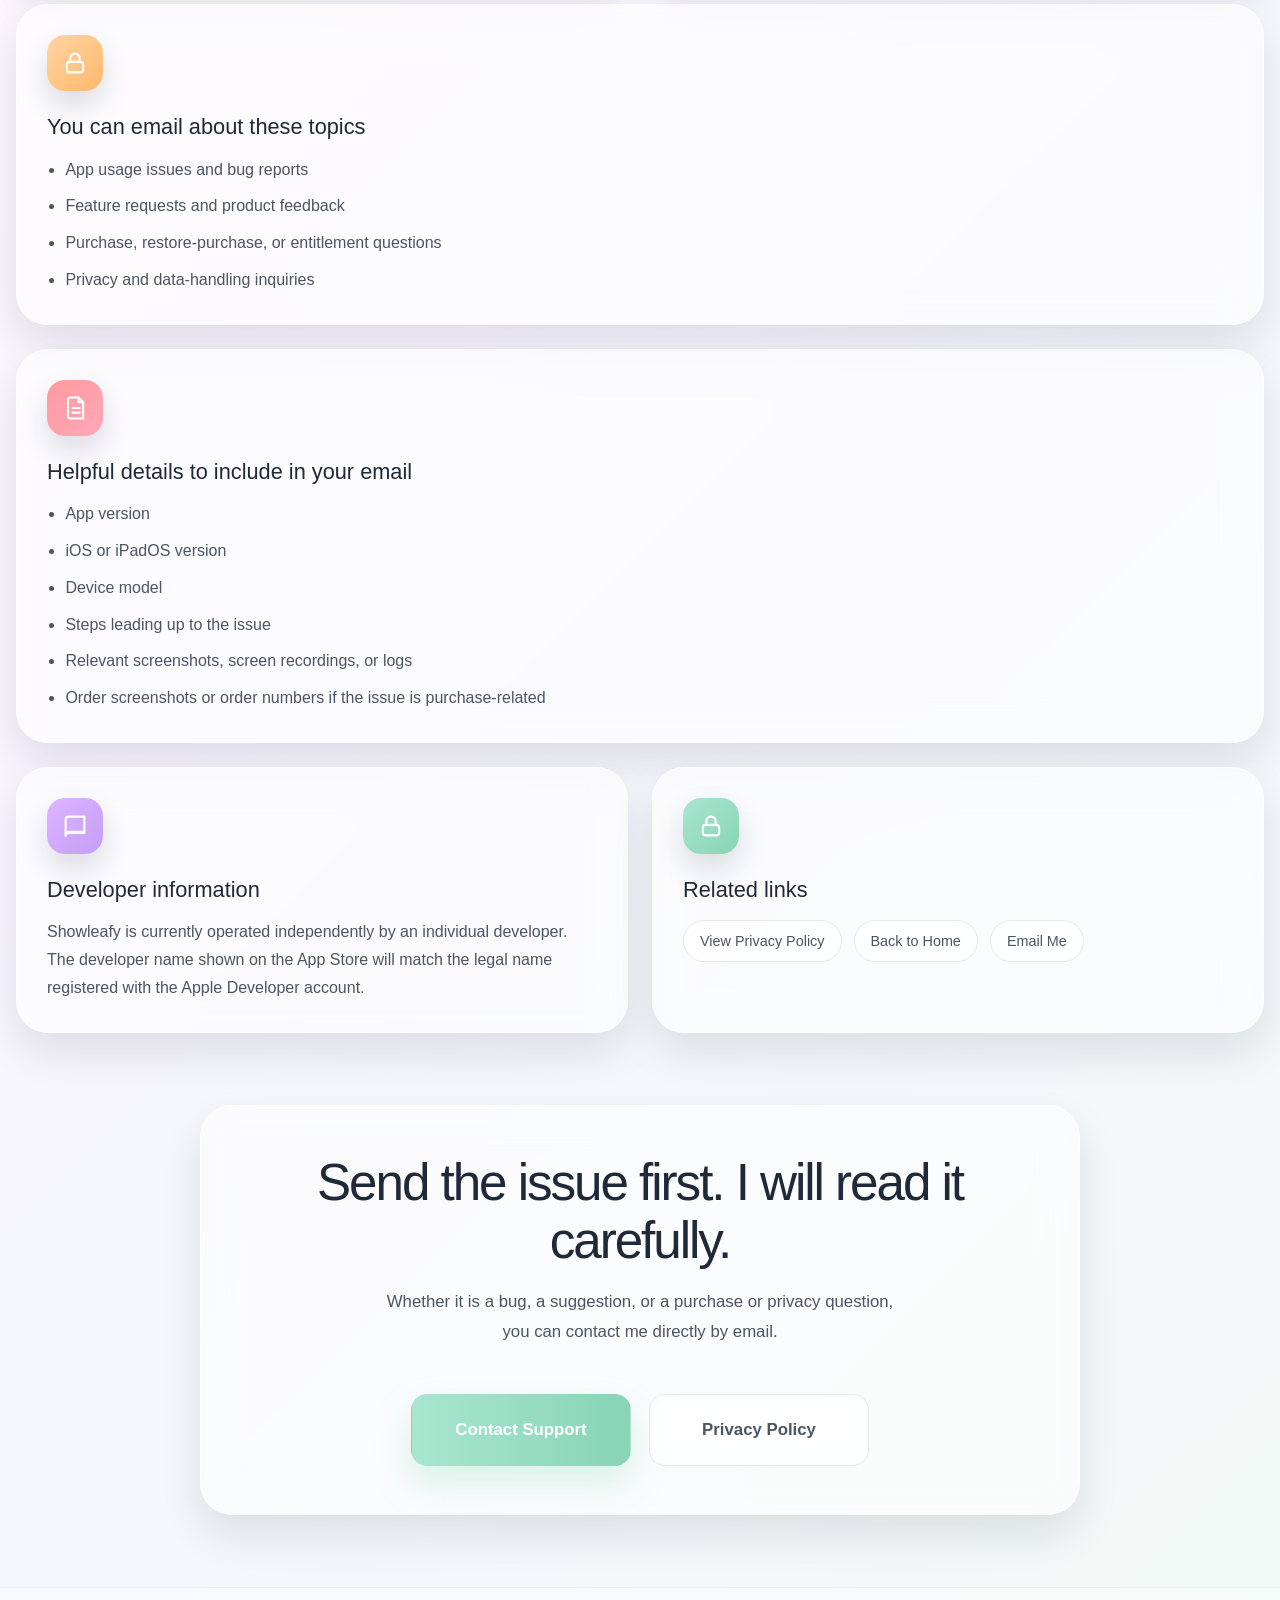
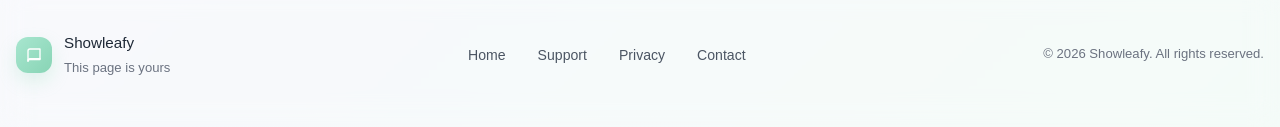
<file: en/support/index.html>
<!DOCTYPE html>
<html lang="en">
<head>
  <meta charset="UTF-8">
  <meta name="viewport" content="width=device-width, initial-scale=1.0">
  <title>Support | Showleafy</title>
  <meta
    name="description"
    content="Showleafy support page with contact details, reply expectations, and privacy-related entry points."
  >
  <link rel="canonical" href="https://www.showleafy.com/en/support/">
  <link rel="alternate" hreflang="zh-CN" href="https://www.showleafy.com/support/">
  <link rel="alternate" hreflang="en" href="https://www.showleafy.com/en/support/">
  <link rel="alternate" hreflang="x-default" href="https://www.showleafy.com/support/">
  <link rel="icon" href="data:,">
  <link rel="stylesheet" href="../../styles.css">
</head>
<body class="landing subpage">
  <svg class="icon-defs" aria-hidden="true" focusable="false">
    <symbol id="icon-book" viewBox="0 0 24 24">
      <path fill="none" stroke="currentColor" stroke-linecap="round" stroke-linejoin="round" stroke-width="1.8" d="M4 6.5C4 5.12 5.12 4 6.5 4H20v14H6.5A2.5 2.5 0 0 0 4 20.5z"/>
      <path fill="none" stroke="currentColor" stroke-linecap="round" stroke-linejoin="round" stroke-width="1.8" d="M4 19.5C4 18.12 5.12 17 6.5 17H20"/>
    </symbol>
    <symbol id="icon-arrow" viewBox="0 0 24 24">
      <path fill="none" stroke="currentColor" stroke-linecap="round" stroke-linejoin="round" stroke-width="1.8" d="m9 5 7 7-7 7"/>
    </symbol>
    <symbol id="icon-heart" viewBox="0 0 24 24">
      <path fill="none" stroke="currentColor" stroke-linecap="round" stroke-linejoin="round" stroke-width="1.8" d="M12 20s-7-4.35-7-10a4 4 0 0 1 7-2.6A4 4 0 0 1 19 10c0 5.65-7 10-7 10"/>
    </symbol>
    <symbol id="icon-lock" viewBox="0 0 24 24">
      <rect x="5" y="11" width="14" height="9" rx="2.5" fill="none" stroke="currentColor" stroke-linecap="round" stroke-linejoin="round" stroke-width="1.8"/>
      <path fill="none" stroke="currentColor" stroke-linecap="round" stroke-linejoin="round" stroke-width="1.8" d="M8 11V8a4 4 0 0 1 8 0v3"/>
    </symbol>
    <symbol id="icon-file" viewBox="0 0 24 24">
      <path fill="none" stroke="currentColor" stroke-linecap="round" stroke-linejoin="round" stroke-width="1.8" d="M8 3h7l4 4v14H8a2 2 0 0 1-2-2V5a2 2 0 0 1 2-2"/>
      <path fill="none" stroke="currentColor" stroke-linecap="round" stroke-linejoin="round" stroke-width="1.8" d="M15 3v4h4M10 12h6M10 16h6"/>
    </symbol>
  </svg>

  <header class="site-header">
    <div class="nav-shell">
      <a class="brand" href="../" aria-label="Showleafy home">
        <span class="brand-mark">
          <svg class="icon" viewBox="0 0 24 24" aria-hidden="true">
            <use href="#icon-book"></use>
          </svg>
        </span>
        <span class="brand-copy">
          <strong>手页</strong>
          <span>showleafy</span>
        </span>
      </a>

      <nav class="nav-links" aria-label="Page navigation">
        <a href="../#features">Features</a>
        <a href="./" aria-current="page">Support</a>
        <a href="../privacy/">Privacy</a>
      </nav>

      <div class="nav-actions">
        <a class="button button-primary nav-button" href="../#download">Download App</a>
        <div class="terms-language-switch nav-language-switch" aria-label="Language switch">
          <a class="terms-language-link" href="../../support/" lang="zh-CN">中文</a>
          <span class="terms-language-link is-active" aria-current="page">EN</span>
        </div>
      </div>
    </div>
  </header>

  <main class="landing-shell subpage-main">
    <section class="subpage-hero">
      <div class="subpage-hero-shell">
        <div class="subpage-copy">
          <p class="hero-badge">Support</p>

          <div class="subpage-copy-text">
            <h1>
              Support when you need it,
              <span>this page stays here too</span>
            </h1>

            <p class="hero-subtitle">
              If you run into an issue while using Showleafy,
              <br>
              want to share feedback,
              <br>
              or need help with purchases or privacy,
              you can email me directly.
            </p>

            <p class="hero-detail">
              Every email is read carefully.
              <br>
              I will try to respond clearly and steadily.
            </p>
          </div>

          <div class="hero-actions">
            <a class="button button-primary button-large" href="mailto:support@showleafy.com">
              <span>Send Email</span>
              <svg class="icon icon-arrow" viewBox="0 0 24 24" aria-hidden="true">
                <use href="#icon-arrow"></use>
              </svg>
            </a>
            <a class="button button-secondary button-large" href="../privacy/">View Privacy Policy</a>
          </div>

          <div class="hero-meta" aria-label="Support page key information">
            <div class="hero-meta-item">
              <span class="hero-dot"></span>
              <span>support@showleafy.com</span>
            </div>
            <div class="hero-meta-item">
              <span class="hero-dot"></span>
              <span>Usually replies in 3-5 business days</span>
            </div>
          </div>
        </div>

        <aside class="subpage-panel">
          <div class="subpage-panel-card subpage-panel-card-mint">
            <p class="subpage-panel-kicker">Email support</p>
            <p class="subpage-panel-title">Direct help by email</p>
            <p class="subpage-panel-text">
              Best for product issues, feature feedback,
              <br>
              restore purchases, and privacy questions.
            </p>
          </div>

          <div class="subpage-panel-card">
            <p class="subpage-panel-kicker">Usually replies in</p>
            <p class="subpage-panel-title">3-5 business days</p>
            <p class="subpage-panel-text">
              Response time may be slightly longer
              <br>
              during releases or heavy email periods.
            </p>
          </div>

          <div class="subpage-panel-card">
            <p class="subpage-panel-kicker">Current platform</p>
            <p class="subpage-panel-title">iPhone / iPad</p>
            <p class="subpage-panel-text">
              This support page currently focuses on
              <br>
              Showleafy users on iOS and iPadOS.
            </p>
          </div>
        </aside>
      </div>
    </section>

    <section class="subpage-section">
      <div class="section-heading section-heading-centered">
        <h2>Clear details help solve things faster</h2>
        <p>
          The main contact path, reply expectations, and useful materials
          <br>
          are gathered here so you do not need to dig through multiple pages.
        </p>
      </div>

      <div class="support-grid">
        <article class="info-card">
          <span class="icon-shell icon-shell-mint">
            <svg class="icon" viewBox="0 0 24 24" aria-hidden="true">
              <use href="#icon-book"></use>
            </svg>
          </span>
          <h2>Contact support</h2>
          <p>
            Email
            <a href="mailto:support@showleafy.com">support@showleafy.com</a>
            directly. You can describe the issue, share a suggestion, or explain what you need help with.
          </p>
        </article>

        <article class="info-card">
          <span class="icon-shell icon-shell-violet">
            <svg class="icon" viewBox="0 0 24 24" aria-hidden="true">
              <use href="#icon-heart"></use>
            </svg>
          </span>
          <h2>Usually replies in</h2>
          <p>
            Most emails are answered within 3-5 business days. Timing may be slightly delayed around releases, holidays, or heavy support periods.
          </p>
        </article>

        <article class="info-card info-card-wide">
          <span class="icon-shell icon-shell-peach">
            <svg class="icon" viewBox="0 0 24 24" aria-hidden="true">
              <use href="#icon-lock"></use>
            </svg>
          </span>
          <h2>You can email about these topics</h2>
          <ul class="content-list">
            <li>App usage issues and bug reports</li>
            <li>Feature requests and product feedback</li>
            <li>Purchase, restore-purchase, or entitlement questions</li>
            <li>Privacy and data-handling inquiries</li>
          </ul>
        </article>

        <article class="info-card info-card-wide">
          <span class="icon-shell icon-shell-rose">
            <svg class="icon" viewBox="0 0 24 24" aria-hidden="true">
              <use href="#icon-file"></use>
            </svg>
          </span>
          <h2>Helpful details to include in your email</h2>
          <ul class="content-list">
            <li>App version</li>
            <li>iOS or iPadOS version</li>
            <li>Device model</li>
            <li>Steps leading up to the issue</li>
            <li>Relevant screenshots, screen recordings, or logs</li>
            <li>Order screenshots or order numbers if the issue is purchase-related</li>
          </ul>
        </article>

        <article class="info-card">
          <span class="icon-shell icon-shell-violet">
            <svg class="icon" viewBox="0 0 24 24" aria-hidden="true">
              <use href="#icon-book"></use>
            </svg>
          </span>
          <h2>Developer information</h2>
          <p>
            Showleafy is currently operated independently by an individual developer. The developer name shown on the App Store will match the legal name registered with the Apple Developer account.
          </p>
        </article>

        <article class="info-card">
          <span class="icon-shell icon-shell-mint">
            <svg class="icon" viewBox="0 0 24 24" aria-hidden="true">
              <use href="#icon-lock"></use>
            </svg>
          </span>
          <h2>Related links</h2>
          <div class="link-list">
            <a class="link-pill" href="../privacy/">View Privacy Policy</a>
            <a class="link-pill" href="../">Back to Home</a>
            <a class="link-pill" href="mailto:support@showleafy.com">Email Me</a>
          </div>
        </article>
      </div>
    </section>

    <section class="subpage-cta">
      <div class="subpage-cta-shell">
        <h2>Send the issue first. I will read it carefully.</h2>
        <p>
          Whether it is a bug, a suggestion, or a purchase or privacy question,
          <br>
          you can contact me directly by email.
        </p>
        <div class="download-actions">
          <a class="button button-primary button-download" href="mailto:support@showleafy.com">Contact Support</a>
          <a class="button button-secondary button-download" href="../privacy/">Privacy Policy</a>
        </div>
      </div>
    </section>
  </main>

  <footer class="site-footer">
    <div class="footer-shell">
      <div class="footer-main">
        <div class="footer-brand">
          <span class="footer-brand-mark">
            <svg class="icon" viewBox="0 0 24 24" aria-hidden="true">
              <use href="#icon-book"></use>
            </svg>
          </span>
          <div>
            <p class="footer-title">Showleafy</p>
            <p class="footer-subtitle">This page is yours</p>
          </div>
        </div>

        <div class="footer-links">
          <a href="../">Home</a>
          <a href="./">Support</a>
          <a href="../privacy/">Privacy</a>
          <a href="mailto:support@showleafy.com">Contact</a>
        </div>

        <p class="footer-copy">© 2026 Showleafy. All rights reserved.</p>
      </div>
    </div>
  </footer>
</body>
</html>
</file>
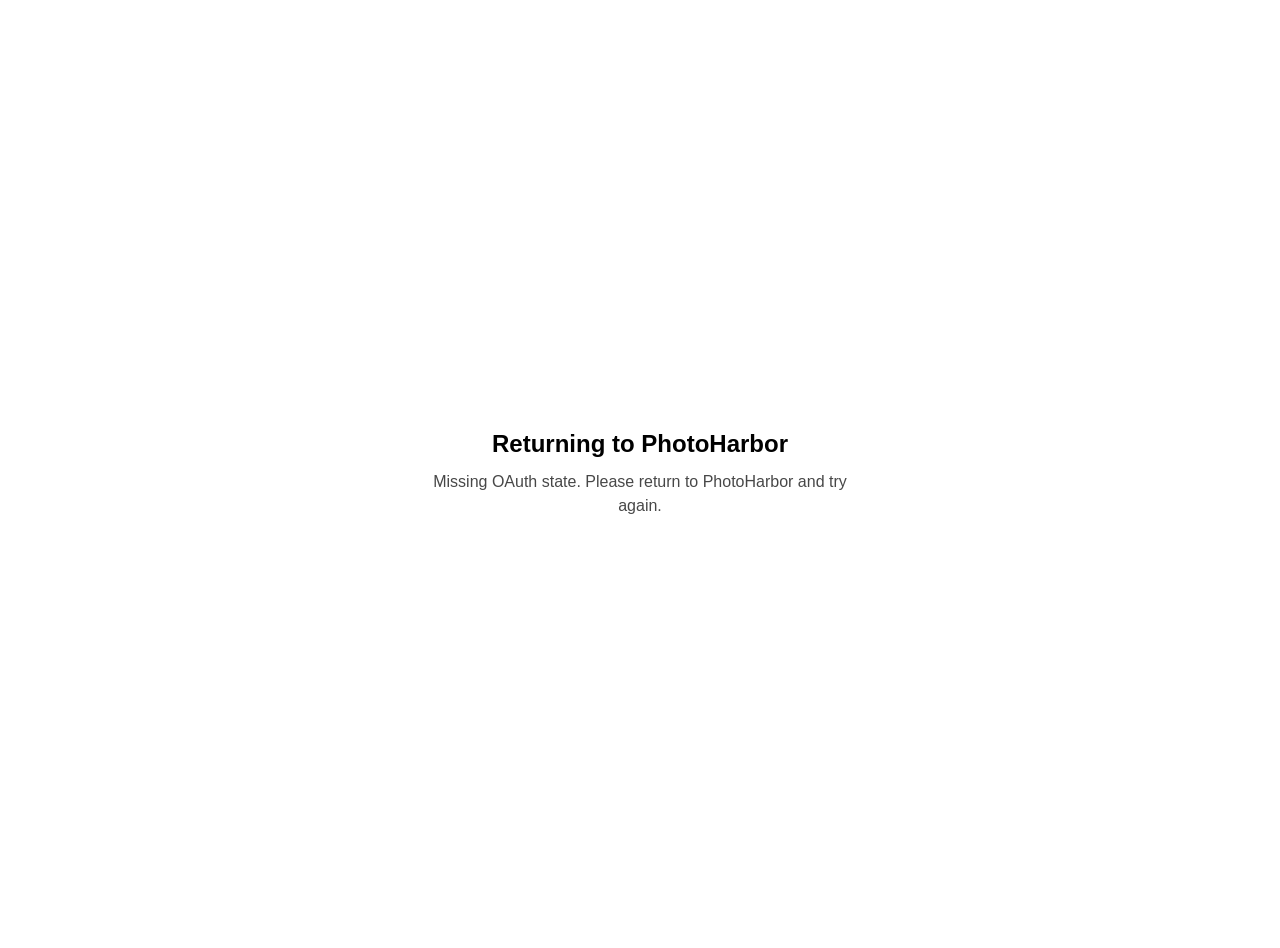
<file: google-drive-picker-callback.html>
<!doctype html>
<html lang="en">
<head>
  <meta charset="utf-8">
  <meta name="viewport" content="width=device-width, initial-scale=1">
  <title>Returning to PhotoHarbor</title>
  <style>
    :root {
      color-scheme: light dark;
      font-family: -apple-system, BlinkMacSystemFont, "Segoe UI", sans-serif;
      background: Canvas;
      color: CanvasText;
    }
    body {
      min-height: 100vh;
      margin: 0;
      display: grid;
      place-items: center;
      padding: 24px;
    }
    main {
      max-width: 420px;
      text-align: center;
    }
    h1 {
      margin: 0 0 12px;
      font-size: 24px;
    }
    p {
      margin: 0;
      color: color-mix(in srgb, CanvasText 72%, transparent);
      line-height: 1.5;
    }
  </style>
</head>
<body>
  <main>
    <h1>Returning to PhotoHarbor</h1>
    <p id="status">Completing Google Drive folder selection...</p>
  </main>
  <script>
    function base64UrlDecode(value) {
      const base64 = value.replace(/-/g, "+").replace(/_/g, "/");
      const padding = "=".repeat((4 - (base64.length % 4)) % 4);
      return atob(base64 + padding);
    }

    function fail(message) {
      document.getElementById("status").textContent = message;
    }

    function queryFromLocation() {
      if (window.location.search.length > 1) {
        return new URLSearchParams(window.location.search);
      }
      if (window.location.hash.length > 1) {
        return new URLSearchParams(window.location.hash.slice(1));
      }
      return new URLSearchParams();
    }

    function appendQuery(uri, query) {
      const separator = uri.includes("?") ? "&" : "?";
      return uri + separator + query.toString();
    }

    (function redirectToApp() {
      const params = queryFromLocation();
      const state = params.get("state");
      if (!state) {
        fail("Missing OAuth state. Please return to PhotoHarbor and try again.");
        return;
      }

      let payload;
      try {
        payload = JSON.parse(base64UrlDecode(state));
      } catch (error) {
        fail("The OAuth state could not be read. Please return to PhotoHarbor and try again.");
        return;
      }

      const returnURI = String(payload.return_uri || "");
      if (!returnURI || /^https?:/i.test(returnURI)) {
        fail("The PhotoHarbor return link is invalid. Please return to the app and try again.");
        return;
      }
      if (!/^(com\.googleusercontent\.apps\.|com\.chenhuanjie\.PhotoNAS:|photoharbor:)/i.test(returnURI)) {
        fail("The PhotoHarbor return link is not recognized. Please return to the app and try again.");
        return;
      }

      window.location.replace(appendQuery(returnURI, params));
    })();
  </script>
</body>
</html>
</file>
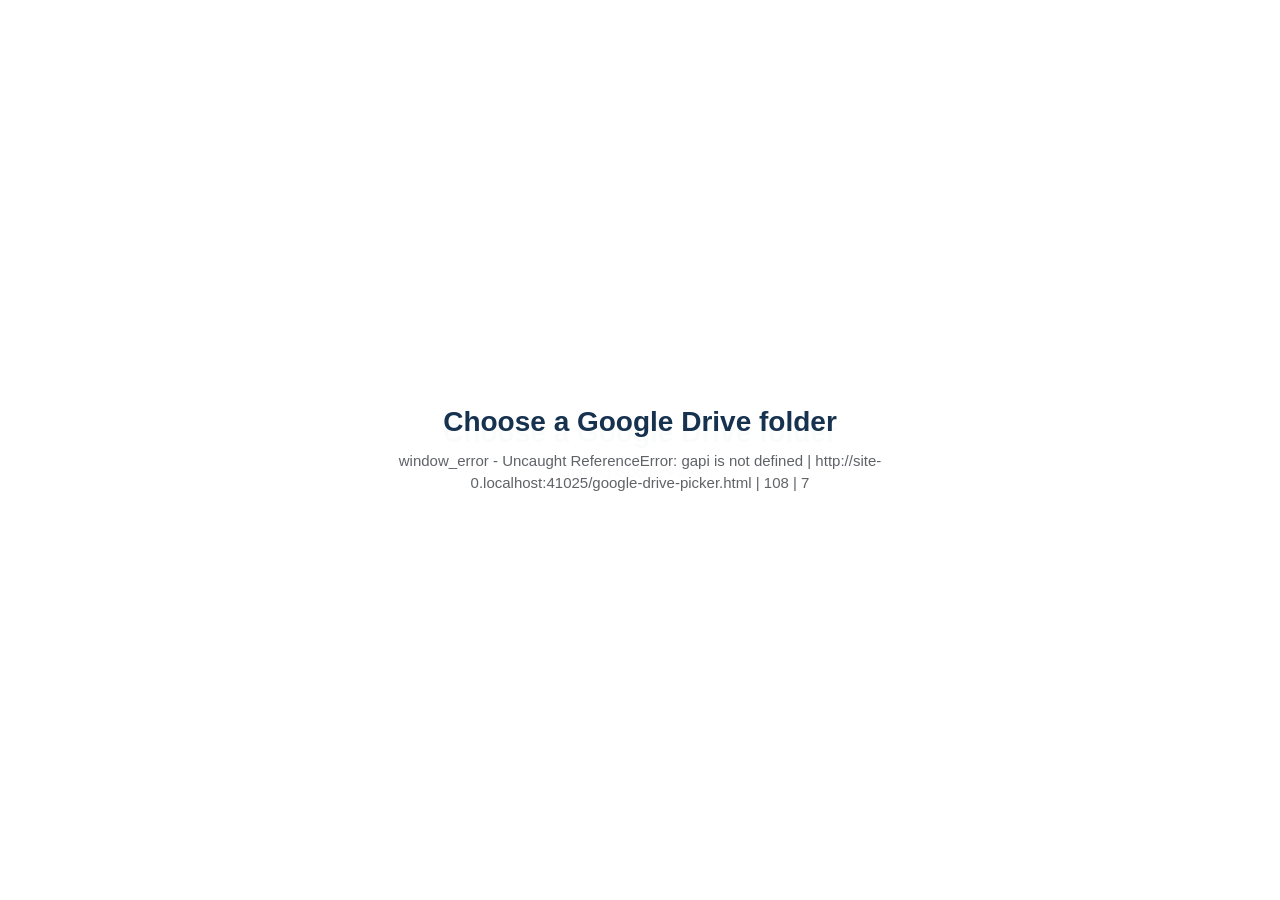
<file: google-drive-picker.html>
<!doctype html>
<html lang="en">
<head>
  <meta charset="utf-8">
  <meta name="viewport" content="width=device-width, initial-scale=1">
  <title>PhotoHarbor Google Drive Picker</title>
  <style>
    html, body {
      width: 100%;
      height: 100%;
      margin: 0;
      background: #fff;
      font-family: -apple-system, BlinkMacSystemFont, sans-serif;
    }

    .state {
      min-height: 100%;
      display: flex;
      flex-direction: column;
      gap: 12px;
      align-items: center;
      justify-content: center;
      color: #5f6368;
      font-size: 15px;
      text-align: center;
      padding: 24px;
      box-sizing: border-box;
    }

    .state-overlay {
      position: fixed;
      inset: 0;
      z-index: 2147483647;
      background: rgba(255, 255, 255, 0.98);
    }

    .title {
      font-size: 28px;
      font-weight: 700;
      color: #16324f;
    }

    .detail {
      max-width: 520px;
      line-height: 1.5;
    }
  </style>
  <script src="https://apis.google.com/js/api.js"></script>
  <script>
    let pickerLifecycle = "boot";
    let pickerTimeout = null;

    function renderState(title, detail) {
      const existingFrames = document.querySelectorAll("iframe");
      existingFrames.forEach(function(frame) {
        frame.remove();
      });
      const existingOverlay = document.getElementById("picker-state-overlay");
      if (existingOverlay) {
        existingOverlay.remove();
      }
      const overlay = document.createElement("div");
      overlay.id = "picker-state-overlay";
      overlay.className = "state state-overlay";
      overlay.innerHTML =
        '<div class="title">' + title.replace(/</g, "&lt;") + "</div>" +
        '<div class="detail">' + detail.replace(/</g, "&lt;") + "</div>" +
        "";
      document.body.appendChild(overlay);
    }

    function setStage(stage, detail) {
      pickerLifecycle = stage;
      debug("picker_stage", JSON.stringify({ stage, detail: detail || "" }));
    }

    function pickerParams() {
      const query = window.location.search.startsWith("?") ? window.location.search.slice(1) : "";
      const hash = window.location.hash.startsWith("#") ? window.location.hash.slice(1) : "";
      const params = new URLSearchParams(hash || query);
      return {
        developerKey: params.get("apiKey") || "",
        appId: params.get("appId") || "",
        oauthToken: params.get("oauthToken") || ""
      };
    }

    function post(message) {
      if (window.webkit && window.webkit.messageHandlers && window.webkit.messageHandlers.googleDrivePicker) {
        window.webkit.messageHandlers.googleDrivePicker.postMessage(message);
      }
    }

    function debug(message, detail) {
      post({ action: "log", message, detail: detail || "" });
    }

    function fail(message, detail) {
      clearTimeout(pickerTimeout);
      const text = [message, detail].filter(Boolean).join(" - ");
      renderState("Choose a Google Drive folder", text);
      post({ action: "error", message, detail: detail || "" });
    }

    function onApiLoad() {
      setStage("api_load_start", window.location.origin || "");
      debug("api_load_start", window.location.origin || "");
      gapi.load("picker", { callback: createPicker });
    }

    function createPicker() {
      try {
        setStage("picker_create_start", "");
        if (!window.google || !google.picker) {
          fail("picker_unavailable", "google.picker not loaded");
          return;
        }
        const params = pickerParams();
        setStage("picker_params_parsed", JSON.stringify({
          hasApiKey: !!params.developerKey,
          hasAppId: !!params.appId,
          hasOauthToken: !!params.oauthToken
        }));
        if (!params.developerKey || !params.appId || !params.oauthToken) {
          fail("picker_missing_params", JSON.stringify({
            hasApiKey: !!params.developerKey,
            hasAppId: !!params.appId,
            hasOauthToken: !!params.oauthToken
          }));
          return;
        }
        const origin = window.location.origin;
        debug("picker_create", JSON.stringify({
          origin,
          cookieEnabled: navigator.cookieEnabled
        }));
        setStage("picker_building", origin);
        const folderView = new google.picker.DocsView(google.picker.ViewId.FOLDERS)
          .setIncludeFolders(true)
          .setSelectFolderEnabled(true)
          .setMimeTypes("application/vnd.google-apps.folder");
        const picker = new google.picker.PickerBuilder()
          .setAppId(params.appId)
          .setOAuthToken(params.oauthToken)
          .setDeveloperKey(params.developerKey)
          .setOrigin(origin)
          .addView(folderView)
          .setCallback(pickerCallback)
          .build();
        setStage("picker_built", origin);
        picker.setVisible(true);
        setStage("picker_visible", origin);
        pickerTimeout = window.setTimeout(function() {
          fail(
            "picker_timeout",
            "Picker did not produce a folder list or callback after becoming visible. Last stage: " + pickerLifecycle
          );
        }, 6000);
      } catch (error) {
        fail("picker_create_failed", String(error));
      }
    }

    function pickerCallback(data) {
      clearTimeout(pickerTimeout);
      setStage("picker_callback", data && data.action ? String(data.action) : "");
      if (data.action === google.picker.Action.PICKED && data.docs && data.docs.length > 0) {
        const doc = data.docs[0];
        post({ action: "picked", id: doc.id || "", name: doc.name || doc.title || "" });
      } else if (data.action === google.picker.Action.CANCEL) {
        post({ action: "cancel" });
      }
    }

    window.onerror = function(message, source, lineno, colno) {
      fail("window_error", [message, source, lineno, colno].filter(Boolean).join(" | "));
    };

    window.onunhandledrejection = function(event) {
      fail("promise_rejection", String(event.reason || "unknown"));
    };

    window.onload = onApiLoad;
  </script>
</head>
<body>
  <div class="state">
    <div class="title">Choose a Google Drive folder</div>
    <div class="detail">Loading Google Picker...</div>
  </div>
</body>
</html>
</file>
<file: styles.css>
:root {
  color-scheme: light;
  --bg-start: #fef8f5;
  --bg-mid: #f8f5ff;
  --bg-end: #f0f9f5;
  --surface: rgba(255, 255, 255, 0.6);
  --surface-strong: rgba(255, 255, 255, 0.72);
  --surface-soft: rgba(255, 255, 255, 0.3);
  --line: rgba(255, 255, 255, 0.58);
  --line-muted: rgba(148, 163, 184, 0.22);
  --text: #1f2937;
  --text-soft: #4b5563;
  --text-muted: #6b7280;
  --mint: #a8e6cf;
  --mint-strong: #88d4b5;
  --violet: #ddb4ff;
  --violet-strong: #c49ef7;
  --peach: #ffd4a3;
  --peach-strong: #ffb86c;
  --rose: #ff9a9e;
  --rose-strong: #ffa7b8;
  --shadow-strong: 0 26px 72px rgba(15, 23, 42, 0.12);
  --shadow-card: 0 20px 42px rgba(15, 23, 42, 0.1);
  --shadow-soft: 0 14px 28px rgba(15, 23, 42, 0.08);
  --radius-xl: 48px;
  --radius-lg: 32px;
  --radius-md: 24px;
  --radius-sm: 18px;
  --radius-xs: 14px;
  --container: min(1120px, calc(100vw - 32px));
  --container-wide: min(1280px, calc(100vw - 32px));
}

* {
  box-sizing: border-box;
}

html {
  font-size: 16px;
  scroll-behavior: smooth;
}

body {
  margin: 0;
  min-height: 100vh;
  font-family: "Avenir Next", "PingFang SC", "Hiragino Sans GB", "Microsoft YaHei", sans-serif;
  color: var(--text);
  background: linear-gradient(135deg, var(--bg-start) 0%, var(--bg-mid) 52%, var(--bg-end) 100%);
}

body.landing {
  position: relative;
}

body.landing::before,
body.landing::after {
  content: "";
  position: fixed;
  inset: auto;
  pointer-events: none;
  z-index: 0;
  filter: blur(72px);
}

body.landing::before {
  top: 72px;
  left: 48px;
  width: 320px;
  height: 320px;
  background: rgba(255, 212, 163, 0.25);
}

body.landing::after {
  right: 80px;
  bottom: 120px;
  width: 360px;
  height: 360px;
  background: rgba(221, 180, 255, 0.18);
}

a {
  color: inherit;
  text-decoration: none;
}

a:hover {
  text-decoration: underline;
}

img {
  display: block;
  max-width: 100%;
}

main {
  display: block;
  position: relative;
  z-index: 1;
}

.icon-defs {
  position: absolute;
  width: 0;
  height: 0;
  overflow: hidden;
}

.icon {
  width: 1em;
  height: 1em;
  display: block;
}

.shell {
  width: min(1040px, calc(100vw - 32px));
  margin: 0 auto;
  padding: 48px 0 64px;
  position: relative;
  z-index: 1;
}

.landing-shell {
  width: var(--container-wide);
  margin: 0 auto;
  padding: 112px 0 72px;
}

.card {
  background: var(--surface-strong);
  border: 1px solid var(--line);
  border-radius: var(--radius-md);
  box-shadow: var(--shadow-card);
  backdrop-filter: blur(18px);
}

.page-head {
  margin-bottom: 24px;
  padding: 32px;
}

.grid {
  display: grid;
  gap: 20px;
  grid-template-columns: repeat(3, minmax(0, 1fr));
}

.grid.single {
  grid-template-columns: minmax(0, 1fr);
}

.eyebrow {
  margin: 0 0 14px;
  color: #a16207;
  font-size: 0.84rem;
  font-weight: 700;
  letter-spacing: 0.16em;
  text-transform: uppercase;
}

h1,
h2,
h3,
h4,
p,
li {
  margin: 0;
}

h1,
h2,
h3,
h4 {
  color: var(--text);
}

h1 {
  font-size: clamp(2.8rem, 7vw, 5.4rem);
  line-height: 0.98;
  letter-spacing: -0.04em;
}

h2 {
  font-size: 1.4rem;
  line-height: 1.2;
}

h3 {
  font-size: 1.22rem;
  line-height: 1.35;
}

p,
li {
  color: var(--text-soft);
  line-height: 1.75;
}

.lead {
  max-width: 44rem;
  font-size: 1.05rem;
}

.meta {
  margin-top: 18px;
  font-size: 0.94rem;
  color: var(--text-soft);
}

ul {
  margin: 0;
  padding-left: 1.25rem;
}

li + li {
  margin-top: 0.4rem;
}

.back-link {
  color: inherit;
}

.button {
  display: inline-flex;
  align-items: center;
  justify-content: center;
  gap: 0.55rem;
  min-height: 46px;
  padding: 0 1.35rem;
  border-radius: 999px;
  border: 1px solid transparent;
  font-size: 0.95rem;
  font-weight: 600;
  line-height: 1;
  transition: transform 180ms ease, box-shadow 180ms ease, background 180ms ease, border-color 180ms ease;
}

.button:hover {
  text-decoration: none;
  transform: translateY(-1px);
}

.button-primary {
  background: linear-gradient(90deg, var(--mint) 0%, var(--mint-strong) 100%);
  color: #ffffff;
  box-shadow: 0 18px 36px rgba(136, 212, 181, 0.28);
}

.button-primary:hover {
  box-shadow: 0 22px 40px rgba(136, 212, 181, 0.34);
}

.button-secondary,
.button.secondary {
  background: rgba(255, 255, 255, 0.58);
  color: var(--text-soft);
  border-color: rgba(229, 231, 235, 0.9);
  backdrop-filter: blur(14px);
}

.button-large {
  min-height: 56px;
  padding: 0 1.7rem;
  border-radius: 1rem;
}

.button-download {
  min-width: 220px;
  min-height: 72px;
  padding: 0 2rem;
  border-radius: 1rem;
  font-size: 1.05rem;
}

.icon-store {
  width: 1rem;
  height: 1rem;
}

.site-header {
  position: fixed;
  inset: 0 0 auto;
  z-index: 20;
  backdrop-filter: blur(14px);
  background: rgba(255, 255, 255, 0.3);
  border-bottom: 1px solid rgba(255, 255, 255, 0.4);
}

.nav-shell {
  width: var(--container-wide);
  margin: 0 auto;
  padding: 16px 0;
  display: flex;
  align-items: center;
  justify-content: flex-start;
  gap: 24px;
}

.brand {
  display: inline-flex;
  align-items: center;
  gap: 12px;
}

.brand:hover {
  text-decoration: none;
}

.brand-mark,
.footer-brand-mark {
  width: 36px;
  height: 36px;
  display: inline-flex;
  align-items: center;
  justify-content: center;
  border-radius: 12px;
  background: linear-gradient(135deg, var(--mint) 0%, var(--mint-strong) 100%);
  color: #ffffff;
  box-shadow: 0 8px 18px rgba(136, 212, 181, 0.24);
}

.brand-mark .icon,
.footer-brand-mark .icon {
  width: 18px;
  height: 18px;
}

.brand-copy {
  display: inline-flex;
  flex-direction: column;
  gap: 1px;
}

.brand-copy strong {
  font-size: 1.08rem;
  font-weight: 500;
  line-height: 1.15;
}

.brand-copy span {
  color: var(--text-muted);
  font-size: 0.76rem;
  line-height: 1.1;
}

.nav-links {
  display: inline-flex;
  align-items: center;
  align-self: center;
  gap: 24px;
  margin-left: auto;
}

.nav-actions {
  display: inline-flex;
  align-items: center;
  align-self: center;
  gap: 10px;
}

.nav-links a {
  color: var(--text-soft);
  font-size: 0.92rem;
}

.nav-links a:hover {
  color: var(--text);
}

.nav-button {
  min-height: 40px;
  padding: 0 1.2rem;
  font-size: 0.92rem;
}

.terms-language-switch.nav-language-switch {
  align-items: flex-end;
  align-self: flex-end;
  margin-bottom: 0;
  gap: 4px;
}

.nav-language-switch .terms-language-link {
  min-height: 32px;
  padding: 0 0.72rem;
  font-size: 0.78rem;
}

.nav-language-switch .terms-language-link.is-active {
  background: rgba(229, 231, 235, 0.96);
  border-color: rgba(209, 213, 219, 0.95);
  color: #4b5563;
}

.section {
  scroll-margin-top: 104px;
}

.hero-section {
  position: relative;
  padding: 18px 0 72px;
  overflow: hidden;
}

.hero-grid {
  position: relative;
  display: grid;
  grid-template-columns: minmax(0, 1fr) minmax(0, 0.94fr);
  gap: 56px;
  align-items: center;
}

.hero-decor {
  position: absolute;
  border-radius: 999px;
  filter: blur(60px);
  opacity: 0.6;
  pointer-events: none;
}

.hero-decor-peach {
  top: 28px;
  left: 16px;
  width: 280px;
  height: 280px;
  background: rgba(255, 212, 163, 0.26);
}

.hero-decor-mint {
  top: 140px;
  right: 32px;
  width: 380px;
  height: 380px;
  background: rgba(168, 230, 207, 0.18);
}

.hero-decor-violet {
  left: 32%;
  bottom: 40px;
  width: 320px;
  height: 320px;
  background: rgba(221, 180, 255, 0.18);
}

.hero-copy,
.hero-media {
  position: relative;
  z-index: 1;
}

.hero-badge {
  width: fit-content;
  padding: 0.6rem 1rem;
  border-radius: 999px;
  background: rgba(255, 255, 255, 0.6);
  box-shadow: var(--shadow-soft);
  font-size: 0.95rem;
}

.hero-text {
  margin-top: 1.6rem;
}

.hero-text h1 span {
  display: inline-block;
  background: linear-gradient(90deg, var(--mint-strong) 0%, var(--mint) 100%);
  -webkit-background-clip: text;
  background-clip: text;
  color: transparent;
  font-weight: 600;
}

.hero-subtitle {
  margin-top: 1.5rem;
  color: var(--text-soft);
  font-size: clamp(1.15rem, 2vw, 1.32rem);
  line-height: 1.7;
}

.hero-detail {
  margin-top: 1rem;
  color: var(--text-muted);
  font-size: 1rem;
  line-height: 1.8;
}

.hero-actions {
  margin-top: 2rem;
  display: flex;
  flex-wrap: wrap;
  gap: 16px;
}

.icon-arrow {
  width: 1rem;
  height: 1rem;
}

.hero-meta {
  margin-top: 1.85rem;
  display: flex;
  flex-wrap: wrap;
  gap: 28px;
}

.hero-meta-item {
  display: inline-flex;
  align-items: center;
  gap: 0.6rem;
  color: var(--text-muted);
  font-size: 0.94rem;
}

.hero-dot {
  width: 0.5rem;
  height: 0.5rem;
  border-radius: 999px;
  background: var(--mint);
}

.hero-media-card {
  position: relative;
  z-index: 1;
  padding: 32px;
  border-radius: var(--radius-lg);
  background: rgba(255, 255, 255, 0.5);
  backdrop-filter: blur(18px);
  border: 1px solid rgba(255, 255, 255, 0.6);
  box-shadow: var(--shadow-strong);
}

.hero-image {
  width: 100%;
  border-radius: var(--radius-md);
}

.hero-media-glow {
  position: absolute;
  border-radius: 999px;
  filter: blur(50px);
  z-index: 0;
}

.hero-media-glow-peach {
  top: -24px;
  right: -28px;
  width: 160px;
  height: 160px;
  background: rgba(255, 212, 163, 0.36);
}

.hero-media-glow-violet {
  bottom: -20px;
  left: -24px;
  width: 200px;
  height: 200px;
  background: rgba(221, 180, 255, 0.28);
}

.section-features,
.section-use-cases,
.section-belief,
.section-download {
  padding: 72px 0;
}

.section-use-cases {
  background: linear-gradient(180deg, rgba(255, 255, 255, 0.12) 0%, rgba(255, 255, 255, 0) 100%);
}

.section-heading {
  margin: 0 auto 56px;
  max-width: 760px;
}

.section-heading-centered {
  text-align: center;
}

.section-heading h2,
.belief-copy h2,
.download-copy h2 {
  font-size: clamp(2.3rem, 5vw, 4rem);
  font-weight: 300;
  line-height: 1.1;
  letter-spacing: -0.04em;
}

.section-heading p {
  margin-top: 18px;
  color: var(--text-soft);
  font-size: 1.08rem;
}

.section-heading-large h2 span,
.download-copy h2 span {
  background: linear-gradient(90deg, var(--mint-strong) 0%, var(--mint) 100%);
  -webkit-background-clip: text;
  background-clip: text;
  color: transparent;
  font-weight: 500;
}

.feature-grid,
.use-case-grid {
  display: grid;
  gap: 24px;
  grid-template-columns: repeat(4, minmax(0, 1fr));
}

.feature-card,
.use-case-card {
  position: relative;
}

.feature-card-glow,
.use-case-card-glow {
  position: absolute;
  inset: 0;
  border-radius: var(--radius-md);
  filter: blur(24px);
  opacity: 0.34;
}

.feature-card-mint .feature-card-glow,
.use-case-glow-mint {
  background: linear-gradient(135deg, rgba(168, 230, 207, 0.52), transparent);
}

.feature-card-violet .feature-card-glow,
.use-case-glow-violet {
  background: linear-gradient(135deg, rgba(221, 180, 255, 0.52), transparent);
}

.feature-card-peach .feature-card-glow,
.use-case-glow-peach {
  background: linear-gradient(135deg, rgba(255, 212, 163, 0.5), transparent);
}

.feature-card-rose .feature-card-glow,
.use-case-glow-rose {
  background: linear-gradient(135deg, rgba(255, 154, 158, 0.44), transparent);
}

.feature-card-body,
.use-case-card-body {
  position: relative;
  z-index: 1;
  height: 100%;
  background: rgba(255, 255, 255, 0.6);
  border: 1px solid rgba(255, 255, 255, 0.6);
  border-radius: var(--radius-md);
  backdrop-filter: blur(18px);
  box-shadow: var(--shadow-card);
}

.feature-card-body {
  padding: 32px;
  transition: transform 180ms ease, box-shadow 180ms ease;
}

.feature-card:hover .feature-card-body,
.use-case-card:hover .use-case-card-body {
  transform: translateY(-4px);
  box-shadow: var(--shadow-strong);
}

.icon-shell {
  width: 56px;
  height: 56px;
  display: inline-flex;
  align-items: center;
  justify-content: center;
  border-radius: 18px;
  color: #ffffff;
  box-shadow: 0 14px 30px rgba(15, 23, 42, 0.14);
}

.icon-shell-small {
  width: 40px;
  height: 40px;
  border-radius: 14px;
}

.icon-shell .icon {
  width: 28px;
  height: 28px;
}

.icon-shell-small .icon {
  width: 20px;
  height: 20px;
}

.icon-shell-mint {
  background: linear-gradient(135deg, var(--mint) 0%, var(--mint-strong) 100%);
}

.icon-shell-violet {
  background: linear-gradient(135deg, var(--violet) 0%, var(--violet-strong) 100%);
}

.icon-shell-peach {
  background: linear-gradient(135deg, var(--peach) 0%, var(--peach-strong) 100%);
}

.icon-shell-rose {
  background: linear-gradient(135deg, var(--rose) 0%, var(--rose-strong) 100%);
}

.feature-card h3,
.use-case-copy h3 {
  margin-top: 24px;
  margin-bottom: 14px;
  color: #1f2937;
  font-size: 1.3rem;
  font-weight: 500;
}

.feature-card p,
.use-case-copy p {
  color: var(--text-soft);
  font-size: 0.95rem;
  line-height: 1.8;
}

.use-case-card-body {
  overflow: hidden;
}

.use-case-media {
  aspect-ratio: 1 / 1;
  overflow: hidden;
}

.use-case-media img,
.belief-media-card img {
  width: 100%;
  height: 100%;
  object-fit: cover;
}

.use-case-copy {
  padding: 24px;
}

.belief-shell {
  position: relative;
  display: grid;
  grid-template-columns: minmax(0, 1fr) minmax(320px, 0.88fr);
  gap: 48px;
  padding: 64px;
  background: rgba(255, 255, 255, 0.6);
  border: 1px solid rgba(255, 255, 255, 0.6);
  border-radius: var(--radius-xl);
  backdrop-filter: blur(22px);
  box-shadow: var(--shadow-strong);
}

.belief-copy {
  align-self: center;
}

.belief-list {
  margin-top: 22px;
  display: grid;
  gap: 14px;
}

.belief-item {
  display: flex;
  align-items: flex-start;
  gap: 14px;
  color: var(--text-soft);
  font-size: 1rem;
}

.belief-dot {
  width: 8px;
  height: 8px;
  margin-top: 10px;
  border-radius: 999px;
  flex-shrink: 0;
}

.belief-item-mint .belief-dot {
  background: var(--mint);
}

.belief-item-violet .belief-dot {
  background: var(--violet);
}

.belief-item-peach .belief-dot {
  background: var(--peach);
}

.belief-value {
  margin-top: 28px;
  color: #374151;
  font-size: 1.3rem;
  font-weight: 300;
}

.belief-media {
  position: relative;
}

.belief-media-card {
  position: relative;
  z-index: 1;
  aspect-ratio: 1 / 1;
  overflow: hidden;
  border-radius: var(--radius-lg);
  box-shadow: var(--shadow-card);
}

.belief-media-glow {
  position: absolute;
  right: -14px;
  bottom: -14px;
  width: 96px;
  height: 96px;
  border-radius: 999px;
  background: rgba(168, 230, 207, 0.35);
  filter: blur(36px);
}

.section-download {
  text-align: center;
}

.download-shell {
  max-width: 880px;
  margin: 0 auto;
}

.download-copy p {
  margin: 22px auto 0;
  max-width: 640px;
  color: var(--text-soft);
  font-size: 1.08rem;
}

.download-actions {
  margin-top: 48px;
  display: flex;
  flex-wrap: wrap;
  justify-content: center;
  gap: 18px;
}

.download-meta {
  margin-top: 28px;
  color: var(--text-muted);
  font-size: 0.92rem;
}

.site-footer {
  position: relative;
  z-index: 1;
  padding: 42px 0 48px;
  border-top: 1px solid rgba(229, 231, 235, 0.5);
  background: rgba(255, 255, 255, 0.3);
  backdrop-filter: blur(14px);
}

.footer-shell {
  width: var(--container-wide);
  margin: 0 auto;
  display: flex;
  flex-direction: column;
  gap: 22px;
}

.footer-main {
  width: 100%;
  display: flex;
  align-items: center;
  justify-content: space-between;
  gap: 24px;
}

.footer-brand {
  display: inline-flex;
  align-items: center;
  gap: 12px;
}

.footer-title {
  color: #1f2937;
  font-size: 0.95rem;
  font-weight: 500;
}

.footer-subtitle,
.footer-copy {
  color: var(--text-muted);
  font-size: 0.82rem;
}

.footer-links {
  display: flex;
  flex-wrap: wrap;
  justify-content: center;
  gap: 32px;
}

.footer-links a {
  color: var(--text-soft);
  font-size: 0.88rem;
}

.subpage-main {
  padding-top: 108px;
  padding-bottom: 72px;
}

.subpage-hero {
  padding: 18px 0 56px;
}

.subpage-hero-shell {
  position: relative;
  display: grid;
  grid-template-columns: minmax(0, 1fr) minmax(320px, 0.82fr);
  gap: 36px;
  padding: 56px;
  background: rgba(255, 255, 255, 0.58);
  border: 1px solid rgba(255, 255, 255, 0.62);
  border-radius: var(--radius-xl);
  backdrop-filter: blur(20px);
  box-shadow: var(--shadow-strong);
  overflow: hidden;
}

.subpage-hero-shell::before,
.subpage-hero-shell::after {
  content: "";
  position: absolute;
  border-radius: 999px;
  filter: blur(56px);
  pointer-events: none;
}

.subpage-hero-shell::before {
  top: 12px;
  left: 12px;
  width: 220px;
  height: 220px;
  background: rgba(255, 212, 163, 0.22);
}

.subpage-hero-shell::after {
  right: 24px;
  bottom: 16px;
  width: 240px;
  height: 240px;
  background: rgba(168, 230, 207, 0.18);
}

.subpage-copy,
.subpage-panel {
  position: relative;
  z-index: 1;
}

.subpage-copy-text {
  margin-top: 1.6rem;
}

.subpage-copy h1 {
  font-size: clamp(2.5rem, 6vw, 4.5rem);
  font-weight: 300;
  line-height: 1.04;
  letter-spacing: -0.04em;
}

.subpage-copy h1 span {
  display: inline-block;
  background: linear-gradient(90deg, var(--mint-strong) 0%, var(--mint) 100%);
  -webkit-background-clip: text;
  background-clip: text;
  color: transparent;
  font-weight: 500;
}

.subpage-panel {
  display: grid;
  gap: 16px;
  align-self: stretch;
}

.subpage-panel-card {
  padding: 24px;
  border-radius: var(--radius-md);
  background: rgba(255, 255, 255, 0.72);
  border: 1px solid rgba(255, 255, 255, 0.66);
  box-shadow: var(--shadow-soft);
}

.subpage-panel-card-mint {
  background: linear-gradient(135deg, rgba(168, 230, 207, 0.55) 0%, rgba(255, 255, 255, 0.86) 100%);
}

.subpage-panel-kicker,
.card-kicker {
  color: var(--text-muted);
  font-size: 0.78rem;
  font-weight: 700;
  letter-spacing: 0.14em;
  text-transform: uppercase;
}

.subpage-panel-title {
  margin-top: 10px;
  color: var(--text);
  font-size: 1.18rem;
  font-weight: 500;
  line-height: 1.35;
}

.subpage-panel-text {
  margin-top: 10px;
  color: var(--text-soft);
  font-size: 0.95rem;
  line-height: 1.75;
}

.subpage-section {
  padding: 24px 0 0;
}

.support-grid,
.policy-grid {
  display: grid;
  gap: 24px;
  grid-template-columns: repeat(2, minmax(0, 1fr));
}

.info-card,
.policy-card,
.subpage-cta-shell {
  background: rgba(255, 255, 255, 0.6);
  border: 1px solid rgba(255, 255, 255, 0.62);
  border-radius: var(--radius-lg);
  backdrop-filter: blur(18px);
  box-shadow: var(--shadow-card);
}

.info-card,
.policy-card {
  padding: 30px;
}

.info-card-wide,
.policy-card-wide {
  grid-column: span 2;
}

.info-card .icon-shell {
  margin-bottom: 22px;
}

.info-card h2,
.policy-card h2 {
  margin-bottom: 14px;
  color: var(--text);
  font-size: 1.36rem;
  font-weight: 500;
  line-height: 1.3;
}

.policy-card .card-kicker {
  display: inline-block;
  margin-bottom: 14px;
}

.content-list {
  margin-top: 14px;
  padding-left: 1.15rem;
}

.content-list li + li {
  margin-top: 0.55rem;
}

.info-card p + .content-list,
.policy-card p + .content-list,
.policy-card .content-list + p {
  margin-top: 16px;
}

.link-list {
  display: flex;
  flex-wrap: wrap;
  gap: 12px;
  margin-top: 16px;
}

.link-pill {
  display: inline-flex;
  align-items: center;
  justify-content: center;
  min-height: 42px;
  padding: 0 1rem;
  border-radius: 999px;
  background: rgba(255, 255, 255, 0.75);
  border: 1px solid rgba(229, 231, 235, 0.9);
  color: var(--text-soft);
  font-size: 0.9rem;
  font-weight: 500;
}

.link-pill:hover {
  text-decoration: none;
  transform: translateY(-1px);
}

.subpage-cta {
  padding: 72px 0 0;
}

.subpage-cta-shell {
  max-width: 880px;
  margin: 0 auto;
  padding: 48px;
  text-align: center;
}

.subpage-cta-shell h2 {
  font-size: clamp(2.1rem, 4vw, 3.4rem);
  font-weight: 300;
  line-height: 1.12;
  letter-spacing: -0.04em;
}

.subpage-cta-shell p {
  margin-top: 18px;
  color: var(--text-soft);
  font-size: 1.05rem;
}

.terms-hero {
  padding: 18px 0 28px;
}

.terms-hero-shell {
  max-width: 900px;
  margin: 0 auto;
  padding: 40px 44px;
  background: rgba(255, 255, 255, 0.58);
  border: 1px solid rgba(255, 255, 255, 0.62);
  border-radius: var(--radius-lg);
  backdrop-filter: blur(18px);
  box-shadow: var(--shadow-card);
}

.terms-hero-shell h1 {
  margin-top: 18px;
  font-size: clamp(2.4rem, 5vw, 3.7rem);
  font-weight: 300;
  line-height: 1.08;
  letter-spacing: -0.04em;
}

.terms-language-switch {
  display: inline-flex;
  align-items: center;
  gap: 10px;
  margin-bottom: 14px;
}

.terms-language-link {
  display: inline-flex;
  align-items: center;
  justify-content: center;
  min-height: 34px;
  padding: 0 0.85rem;
  border-radius: 999px;
  background: rgba(255, 255, 255, 0.72);
  border: 1px solid rgba(229, 231, 235, 0.9);
  color: var(--text-soft);
  font-size: 0.88rem;
  font-weight: 500;
}

.terms-language-link.is-active {
  background: linear-gradient(90deg, var(--mint) 0%, var(--mint-strong) 100%);
  border-color: transparent;
  color: #ffffff;
}

.terms-intro,
.terms-note {
  max-width: 760px;
  color: var(--text-soft);
  font-size: 1rem;
  line-height: 1.85;
}

.terms-intro {
  margin-top: 18px;
}

.terms-meta {
  margin-top: 18px;
  color: var(--text-muted);
  font-size: 0.9rem;
}

.terms-note {
  margin-top: 10px;
}

.terms-wrapper {
  padding: 12px 0 0;
}

.terms-document {
  max-width: 900px;
  margin: 0 auto;
  padding: 10px 0;
  background: rgba(255, 255, 255, 0.72);
  border: 1px solid rgba(255, 255, 255, 0.68);
  border-radius: var(--radius-lg);
  backdrop-filter: blur(18px);
  box-shadow: var(--shadow-card);
}

.terms-section {
  padding: 30px 44px;
}

.terms-section + .terms-section {
  border-top: 1px solid rgba(229, 231, 235, 0.72);
}

.terms-section h2 {
  margin-bottom: 14px;
  font-size: 1.18rem;
  font-weight: 600;
  line-height: 1.45;
}

.terms-section p + p,
.terms-section p + .content-list,
.terms-section .content-list + p {
  margin-top: 14px;
}

@media (max-width: 1100px) {
  .feature-grid,
  .use-case-grid,
  .support-grid,
  .policy-grid {
    grid-template-columns: repeat(2, minmax(0, 1fr));
  }

  .belief-shell,
  .subpage-hero-shell {
    grid-template-columns: 1fr;
  }
}

@media (max-width: 860px) {
  .landing-shell,
  .nav-shell,
  .footer-shell {
    width: min(100vw - 24px, 860px);
  }

  .landing-shell {
    padding-top: 100px;
  }

  .subpage-main {
    padding-top: 96px;
  }

  .nav-shell {
    padding: 14px 0;
  }

  .nav-links {
    display: none;
  }

  .nav-actions {
    margin-left: auto;
  }

  .hero-grid {
    grid-template-columns: 1fr;
    gap: 36px;
  }

  .hero-section,
  .section-features,
  .section-use-cases,
  .section-belief,
  .section-download,
  .subpage-hero,
  .terms-hero,
  .subpage-cta {
    padding: 48px 0;
  }

  .hero-media-card,
  .belief-shell,
  .subpage-hero-shell,
  .subpage-cta-shell,
  .terms-hero-shell,
  .terms-section {
    padding: 24px;
  }

  .button-download {
    min-width: 0;
    width: 100%;
  }
}

@media (max-width: 640px) {
  .shell {
    width: min(100vw - 24px, 720px);
    padding: 32px 0 44px;
  }

  .page-head,
  .card {
    border-radius: 20px;
  }

  .grid,
  .feature-grid,
  .use-case-grid,
  .support-grid,
  .policy-grid {
    grid-template-columns: 1fr;
  }

  .landing-shell,
  .nav-shell,
  .footer-shell {
    width: min(100vw - 24px, 640px);
  }

  .landing-shell {
    padding-top: 92px;
    padding-bottom: 56px;
  }

  .subpage-main {
    padding-top: 92px;
    padding-bottom: 56px;
  }

  .brand-copy strong {
    font-size: 1rem;
  }

  .nav-button {
    min-height: 38px;
    padding: 0 1rem;
    font-size: 0.86rem;
  }

  .nav-actions {
    gap: 6px;
  }

  .nav-language-switch .terms-language-link {
    min-height: 30px;
    padding: 0 0.64rem;
    font-size: 0.74rem;
  }

  .hero-badge {
    font-size: 0.86rem;
  }

  .hero-actions {
    flex-direction: column;
    align-items: stretch;
  }

  .hero-meta {
    gap: 18px;
  }

  .hero-media-card,
  .feature-card-body,
  .use-case-copy,
  .belief-shell,
  .info-card,
  .policy-card,
  .subpage-hero-shell,
  .subpage-cta-shell,
  .terms-hero-shell,
  .terms-section {
    padding: 20px;
  }

  .section-heading {
    margin-bottom: 36px;
  }

  .download-actions {
    margin-top: 32px;
  }

  .footer-links {
    gap: 18px;
  }

  .footer-main {
    flex-direction: column;
    justify-content: center;
  }

  .info-card-wide,
  .policy-card-wide {
    grid-column: auto;
  }

  .subpage-copy h1 {
    font-size: clamp(2.2rem, 11vw, 3.2rem);
  }

  .subpage-panel-title {
    font-size: 1.08rem;
  }

  .terms-hero-shell h1 {
    font-size: clamp(2.1rem, 10vw, 3rem);
  }
}
</file>
